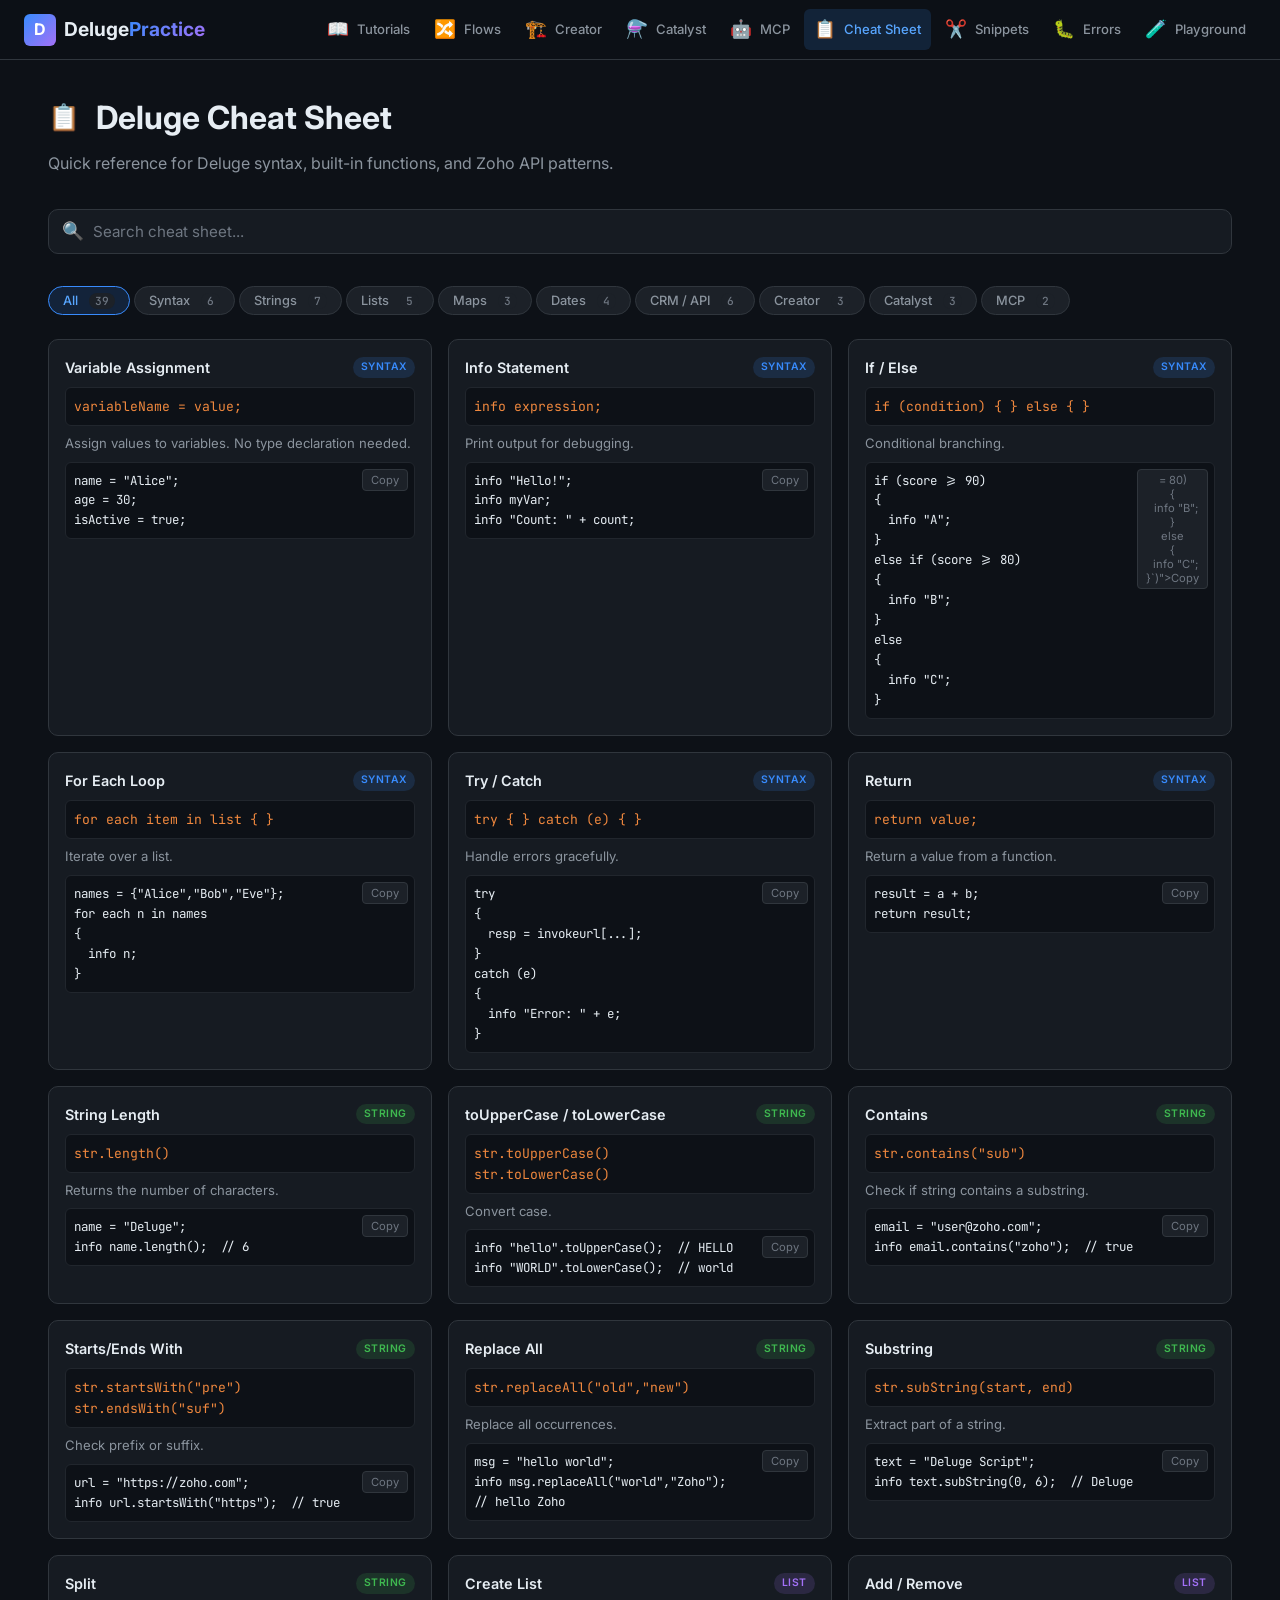
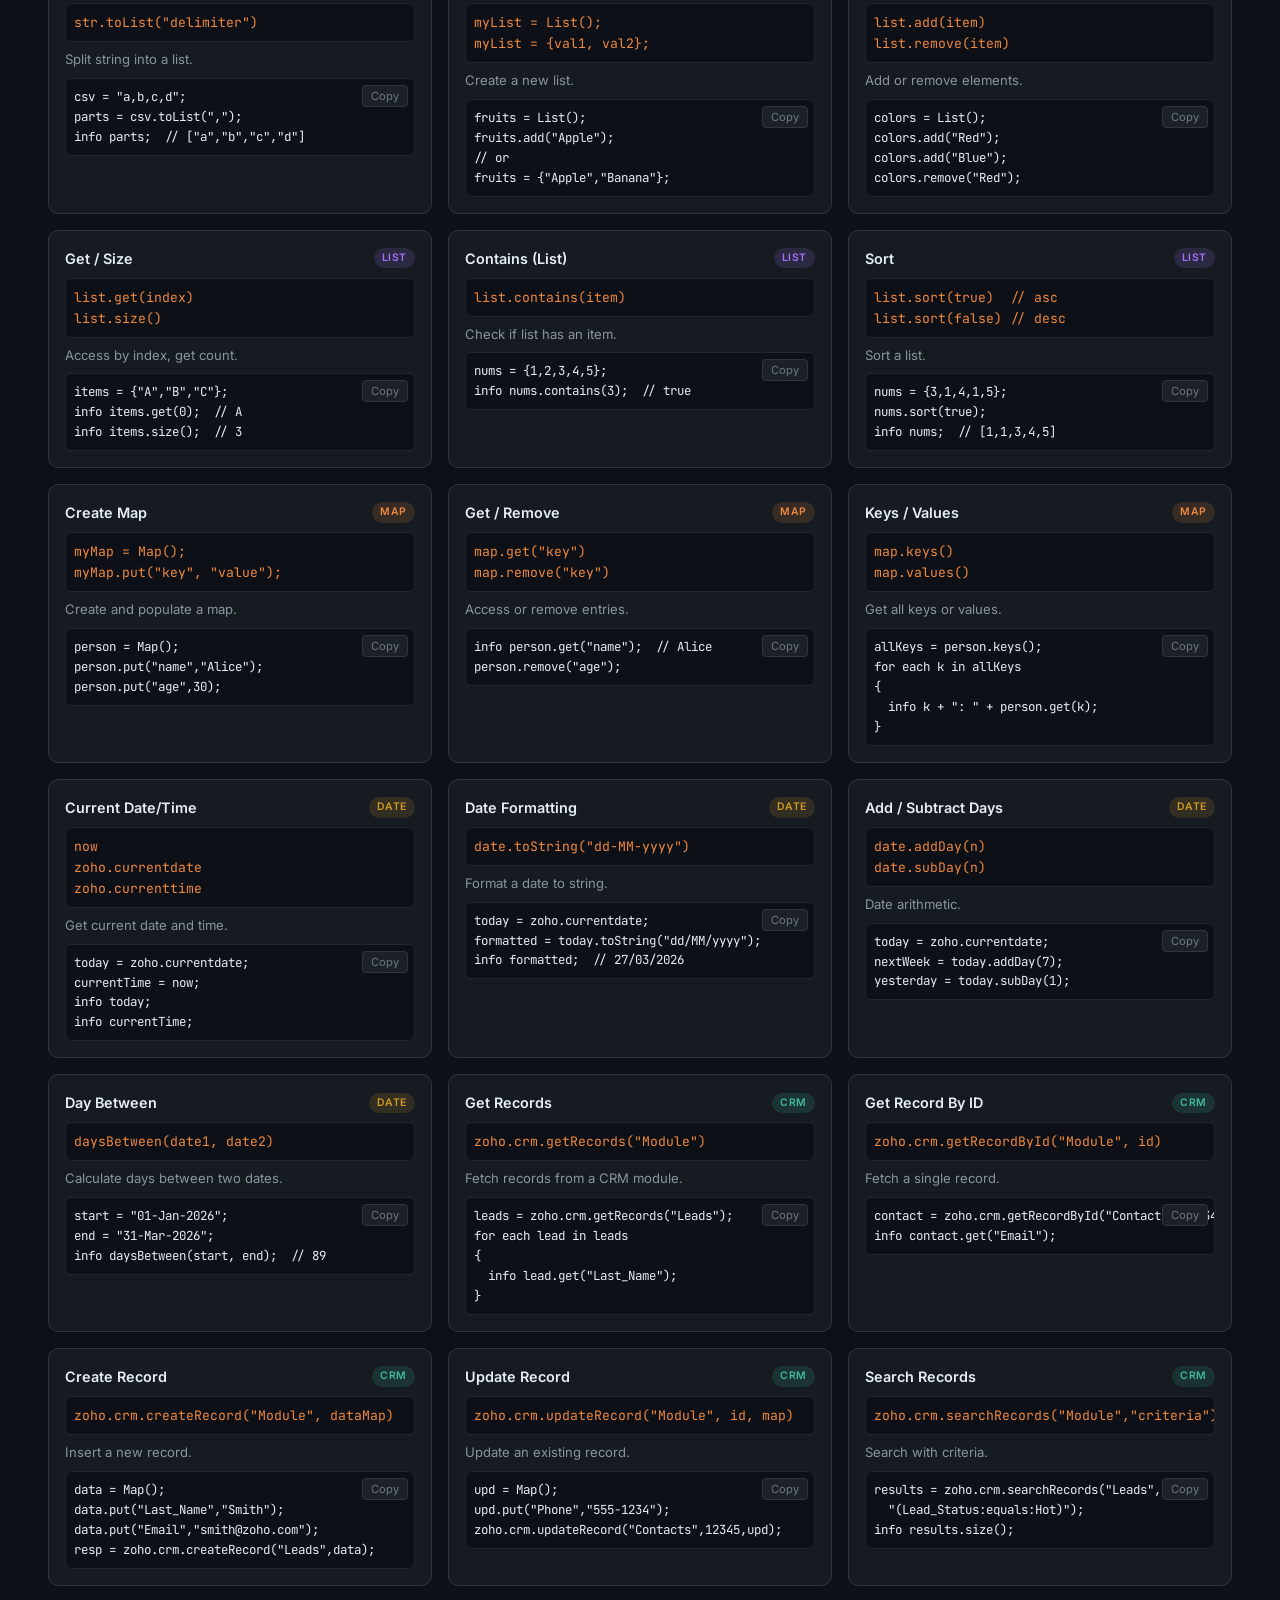
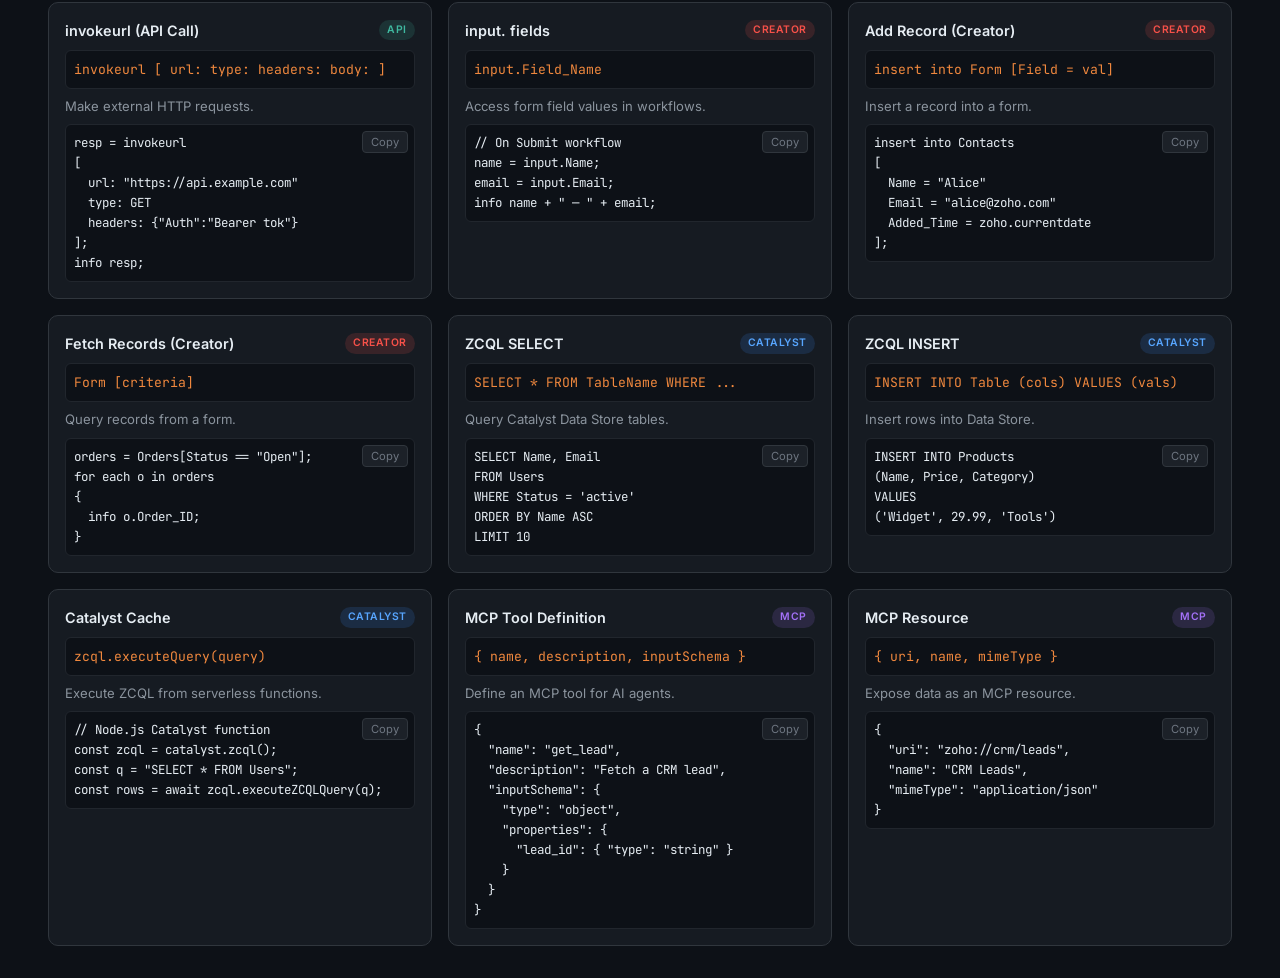
<file: cheatsheet.html>
<!DOCTYPE html>
<html lang="en">

<head>
  <meta charset="UTF-8">
  <meta name="viewport" content="width=device-width, initial-scale=1.0">
  <meta name="description"
    content="Quick reference cheat sheet for Deluge scripting — syntax, functions, methods, and Zoho API patterns.">
  <title>Deluge Practice — Cheat Sheet</title>
  <link rel="stylesheet" href="css/style.css">
</head>

<body>
  <nav class="navbar" id="main-nav">
    <a href="index.html" class="logo">
      <div class="logo-icon">D</div>
      <span>Deluge<span class="highlight">Practice</span></span>
    </a>
    <ul class="nav-links">
      <li><a href="index.html"><span class="nav-icon">📖</span> Tutorials</a></li>
      <li><a href="flows.html"><span class="nav-icon">🔀</span> Flows</a></li>
      <li><a href="creator.html"><span class="nav-icon">🏗️</span> Creator</a></li>
      <li><a href="catalyst.html"><span class="nav-icon">⚗️</span> Catalyst</a></li>
      <li><a href="mcp.html"><span class="nav-icon">🤖</span> MCP</a></li>
      <li><a href="cheatsheet.html" class="active"><span class="nav-icon">📋</span> Cheat Sheet</a></li>
      <li><a href="snippets.html"><span class="nav-icon">✂️</span> Snippets</a></li>
      <li><a href="errors.html"><span class="nav-icon">🐛</span> Errors</a></li>
      <li><a href="playground.html"><span class="nav-icon">🧪</span> Playground</a></li>
    </ul>
  </nav>
  <main class="main-content">
    <div class="page-layout">
      <div class="page-header">
        <h1><span class="page-icon">📋</span> Deluge Cheat Sheet</h1>
        <p>Quick reference for Deluge syntax, built-in functions, and Zoho API patterns.</p>
      </div>
      <div class="search-bar">
        <span class="search-icon">🔍</span>
        <input type="text" id="cheat-search" placeholder="Search cheat sheet...">
      </div>
      <div class="filter-tabs" id="cheat-filters"></div>
      <div class="cheat-grid" id="cheat-grid"></div>
    </div>
  </main>
  <div class="toast-container" id="toast-container"></div>
  <script src="js/cheatsheet.js"></script>
</body>

</html>
</file>
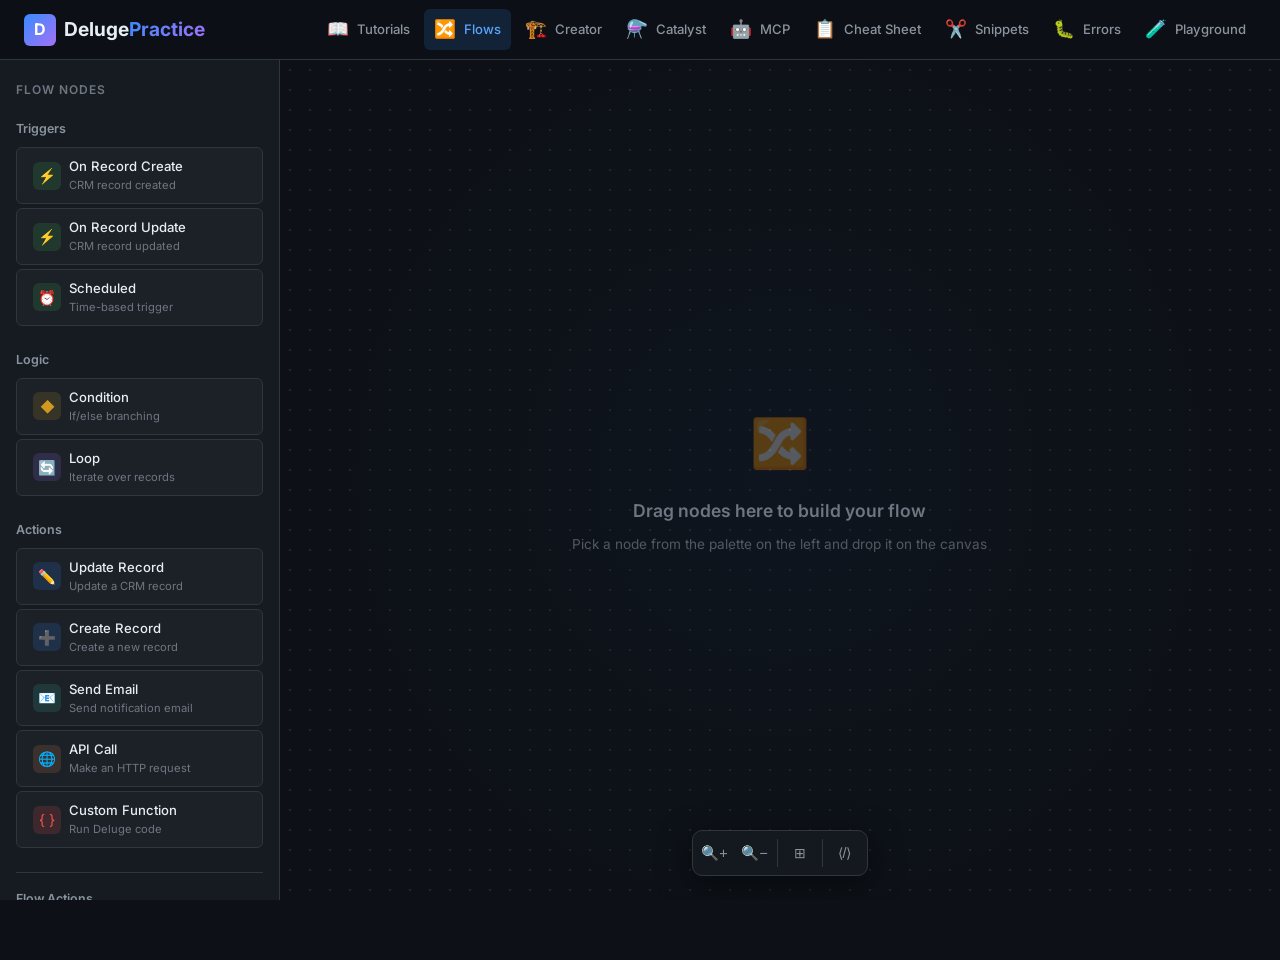
<file: flows.html>
<!DOCTYPE html>
<html lang="en">

<head>
    <meta charset="UTF-8">
    <meta name="viewport" content="width=device-width, initial-scale=1.0">
    <meta name="description"
        content="Visual flow builder for creating and practicing Zoho custom flows with drag-and-drop nodes.">
    <title>Deluge Practice — Flow Builder</title>

    <!-- Styles -->
    <link rel="stylesheet" href="css/style.css">
</head>

<body>

    <!-- Navigation -->
    <nav class="navbar" id="main-nav">
        <a href="index.html" class="logo">
            <div class="logo-icon">D</div>
            <span>Deluge<span class="highlight">Practice</span></span>
        </a>
        <ul class="nav-links">
            <li><a href="index.html" id="nav-tutorials">
                    <span class="nav-icon">📖</span> Tutorials
                </a></li>
            <li><a href="flows.html" class="active" id="nav-flows">
                    <span class="nav-icon">🔀</span> Flows
                </a></li>
            <li><a href="creator.html" id="nav-creator">
                    <span class="nav-icon">🏗️</span> Creator
                </a></li>
            <li><a href="catalyst.html" id="nav-catalyst">
                    <span class="nav-icon">⚗️</span> Catalyst
                </a></li>
            <li><a href="mcp.html" id="nav-mcp">
                    <span class="nav-icon">🤖</span> MCP
                </a></li>
            <li><a href="cheatsheet.html" id="nav-cheatsheet">
                    <span class="nav-icon">📋</span> Cheat Sheet
                </a></li>
            <li><a href="snippets.html" id="nav-snippets">
                    <span class="nav-icon">✂️</span> Snippets
                </a></li>
            <li><a href="errors.html" id="nav-errors">
                    <span class="nav-icon">🐛</span> Errors
                </a></li>
            <li><a href="playground.html" id="nav-playground">
                    <span class="nav-icon">🧪</span> Playground
                </a></li>
        </ul>
    </nav>

    <!-- Main Content -->
    <main class="main-content">
        <div class="flow-layout">

            <!-- Node Palette -->
            <aside class="node-palette" id="node-palette">
                <div class="palette-title">Flow Nodes</div>

                <div class="palette-section">
                    <div class="palette-section-label">Triggers</div>
                    <div class="palette-node node-type-trigger" draggable="true" data-type="trigger"
                        data-label="On Record Create" data-desc="Fires when a CRM record is created">
                        <div class="node-icon">⚡</div>
                        <div>
                            <div class="node-label">On Record Create</div>
                            <div class="node-desc">CRM record created</div>
                        </div>
                    </div>
                    <div class="palette-node node-type-trigger" draggable="true" data-type="trigger"
                        data-label="On Record Update" data-desc="Fires when a CRM record is updated">
                        <div class="node-icon">⚡</div>
                        <div>
                            <div class="node-label">On Record Update</div>
                            <div class="node-desc">CRM record updated</div>
                        </div>
                    </div>
                    <div class="palette-node node-type-trigger" draggable="true" data-type="trigger"
                        data-label="Scheduled" data-desc="Runs on a time schedule">
                        <div class="node-icon">⏰</div>
                        <div>
                            <div class="node-label">Scheduled</div>
                            <div class="node-desc">Time-based trigger</div>
                        </div>
                    </div>
                </div>

                <div class="palette-section">
                    <div class="palette-section-label">Logic</div>
                    <div class="palette-node node-type-condition" draggable="true" data-type="condition"
                        data-label="Condition" data-desc="If/else branching">
                        <div class="node-icon">◆</div>
                        <div>
                            <div class="node-label">Condition</div>
                            <div class="node-desc">If/else branching</div>
                        </div>
                    </div>
                    <div class="palette-node node-type-loop" draggable="true" data-type="loop" data-label="Loop"
                        data-desc="Iterate over records">
                        <div class="node-icon">🔄</div>
                        <div>
                            <div class="node-label">Loop</div>
                            <div class="node-desc">Iterate over records</div>
                        </div>
                    </div>
                </div>

                <div class="palette-section">
                    <div class="palette-section-label">Actions</div>
                    <div class="palette-node node-type-action" draggable="true" data-type="action"
                        data-label="Update Record" data-desc="Update a CRM record">
                        <div class="node-icon">✏️</div>
                        <div>
                            <div class="node-label">Update Record</div>
                            <div class="node-desc">Update a CRM record</div>
                        </div>
                    </div>
                    <div class="palette-node node-type-action" draggable="true" data-type="action"
                        data-label="Create Record" data-desc="Create a new record">
                        <div class="node-icon">➕</div>
                        <div>
                            <div class="node-label">Create Record</div>
                            <div class="node-desc">Create a new record</div>
                        </div>
                    </div>
                    <div class="palette-node node-type-email" draggable="true" data-type="email" data-label="Send Email"
                        data-desc="Send notification email">
                        <div class="node-icon">📧</div>
                        <div>
                            <div class="node-label">Send Email</div>
                            <div class="node-desc">Send notification email</div>
                        </div>
                    </div>
                    <div class="palette-node node-type-api" draggable="true" data-type="api" data-label="API Call"
                        data-desc="Make an HTTP request">
                        <div class="node-icon">🌐</div>
                        <div>
                            <div class="node-label">API Call</div>
                            <div class="node-desc">Make an HTTP request</div>
                        </div>
                    </div>
                    <div class="palette-node node-type-function" draggable="true" data-type="function"
                        data-label="Custom Function" data-desc="Run custom Deluge code">
                        <div class="node-icon">{ }</div>
                        <div>
                            <div class="node-label">Custom Function</div>
                            <div class="node-desc">Run Deluge code</div>
                        </div>
                    </div>
                </div>

                <!-- Flow Actions -->
                <div class="palette-section"
                    style="margin-top: auto; border-top: 1px solid var(--border-default); padding-top: var(--space-md);">
                    <div class="palette-section-label">Flow Actions</div>
                    <button class="btn" id="btn-save-flow" style="width: 100%; margin-bottom: var(--space-sm);">
                        💾 Save Flow
                    </button>
                    <button class="btn" id="btn-load-flow" style="width: 100%; margin-bottom: var(--space-sm);">
                        📂 Load Flow
                    </button>
                    <button class="btn" id="btn-export-flow" style="width: 100%; margin-bottom: var(--space-sm);">
                        📋 Export JSON
                    </button>
                    <button class="btn" id="btn-clear-canvas" style="width: 100%; color: var(--accent-red);">
                        🗑️ Clear Canvas
                    </button>
                </div>
            </aside>

            <!-- Canvas -->
            <div class="canvas-container" id="canvas-container">
                <div class="canvas-grid"></div>
                <svg class="canvas-svg" id="canvas-svg"></svg>

                <!-- Empty State -->
                <div class="empty-state" id="empty-state">
                    <div class="empty-icon">🔀</div>
                    <h3>Drag nodes here to build your flow</h3>
                    <p>Pick a node from the palette on the left and drop it on the canvas</p>
                </div>

                <!-- Canvas Toolbar -->
                <div class="canvas-toolbar">
                    <button class="tool-btn" id="btn-zoom-in" title="Zoom In">🔍+</button>
                    <button class="tool-btn" id="btn-zoom-out" title="Zoom Out">🔍−</button>
                    <div class="divider"></div>
                    <button class="tool-btn" id="btn-fit" title="Fit to View">⊞</button>
                    <div class="divider"></div>
                    <button class="tool-btn" id="btn-generate-code" title="Generate Deluge Code">⟨/⟩</button>
                </div>
            </div>

            <!-- Properties Panel -->
            <div class="properties-panel hidden" id="properties-panel">
                <div class="properties-title" id="properties-title">Node Properties</div>
                <div id="properties-content">
                    <!-- Dynamic content -->
                </div>
            </div>

        </div>
    </main>

    <!-- Toast Container -->
    <div class="toast-container" id="toast-container"></div>

    <!-- App JS -->
    <script src="js/flows.js"></script>
</body>

</html>
</file>
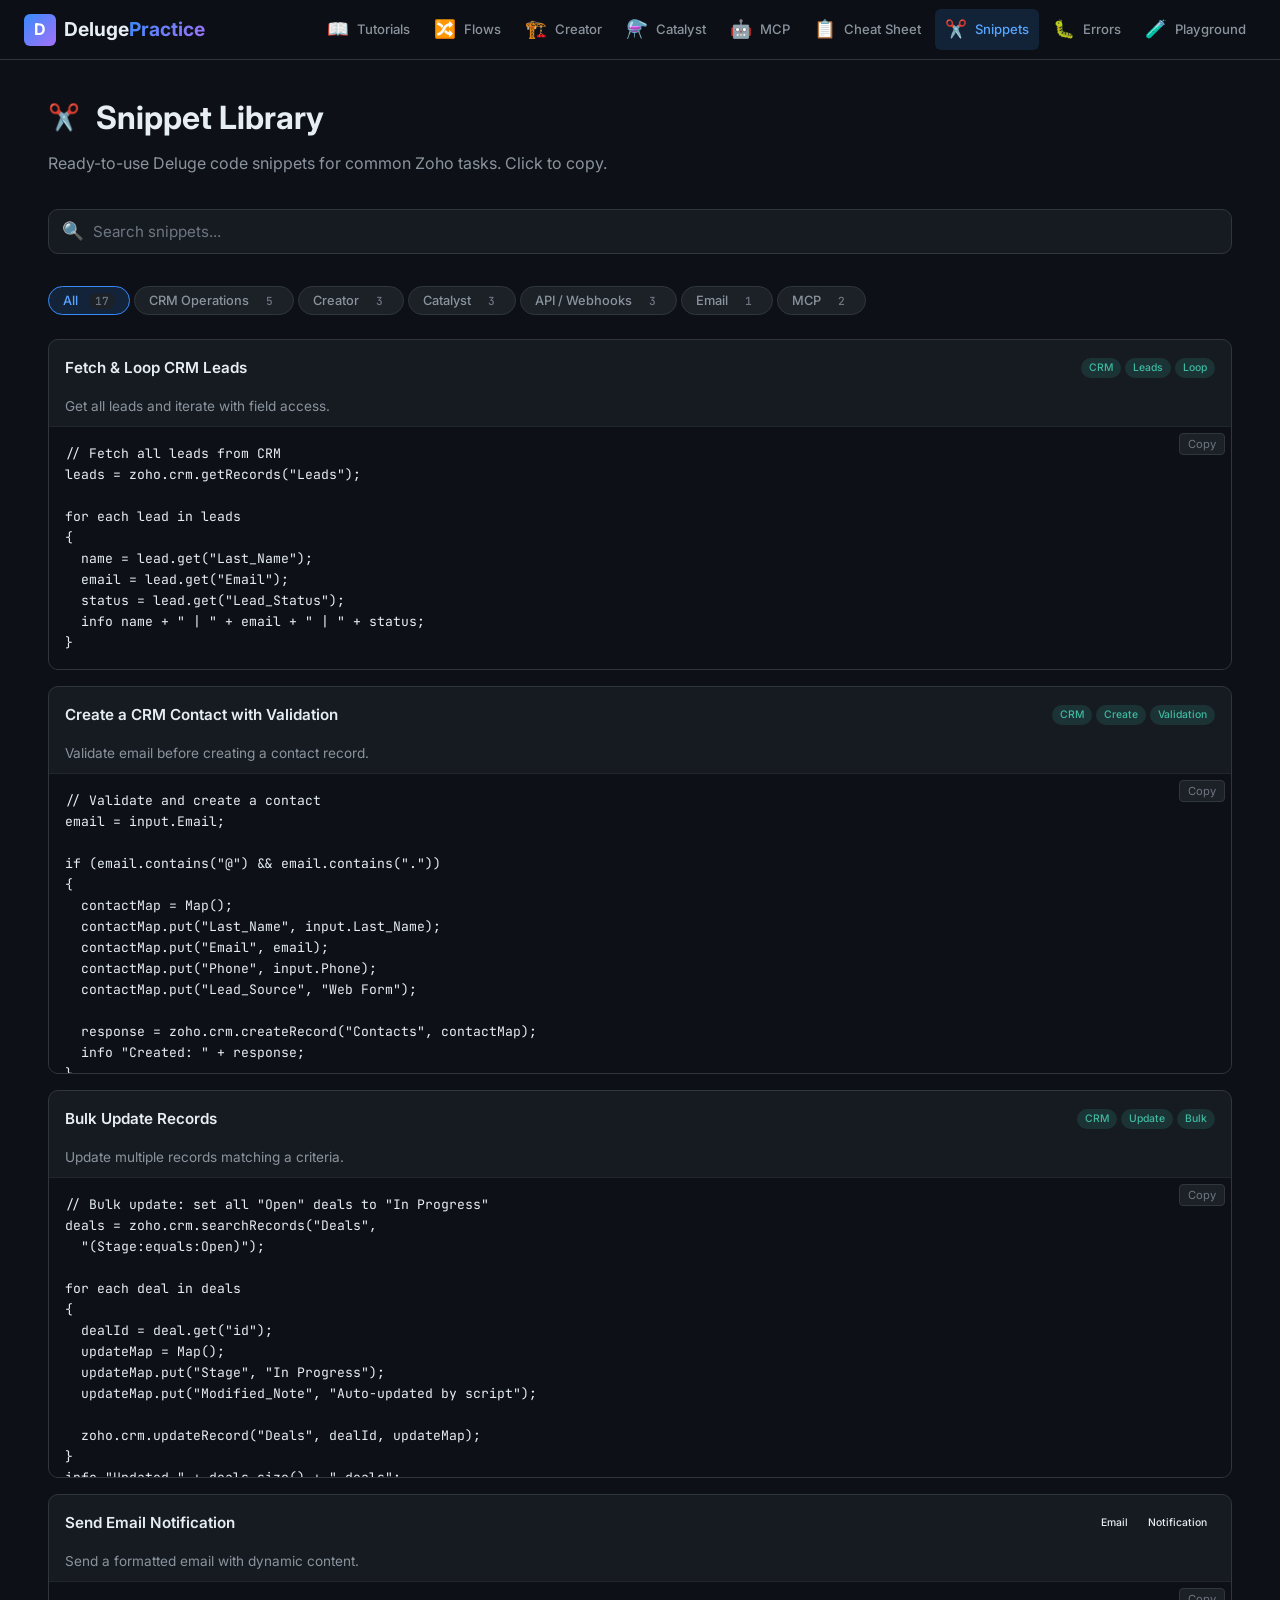
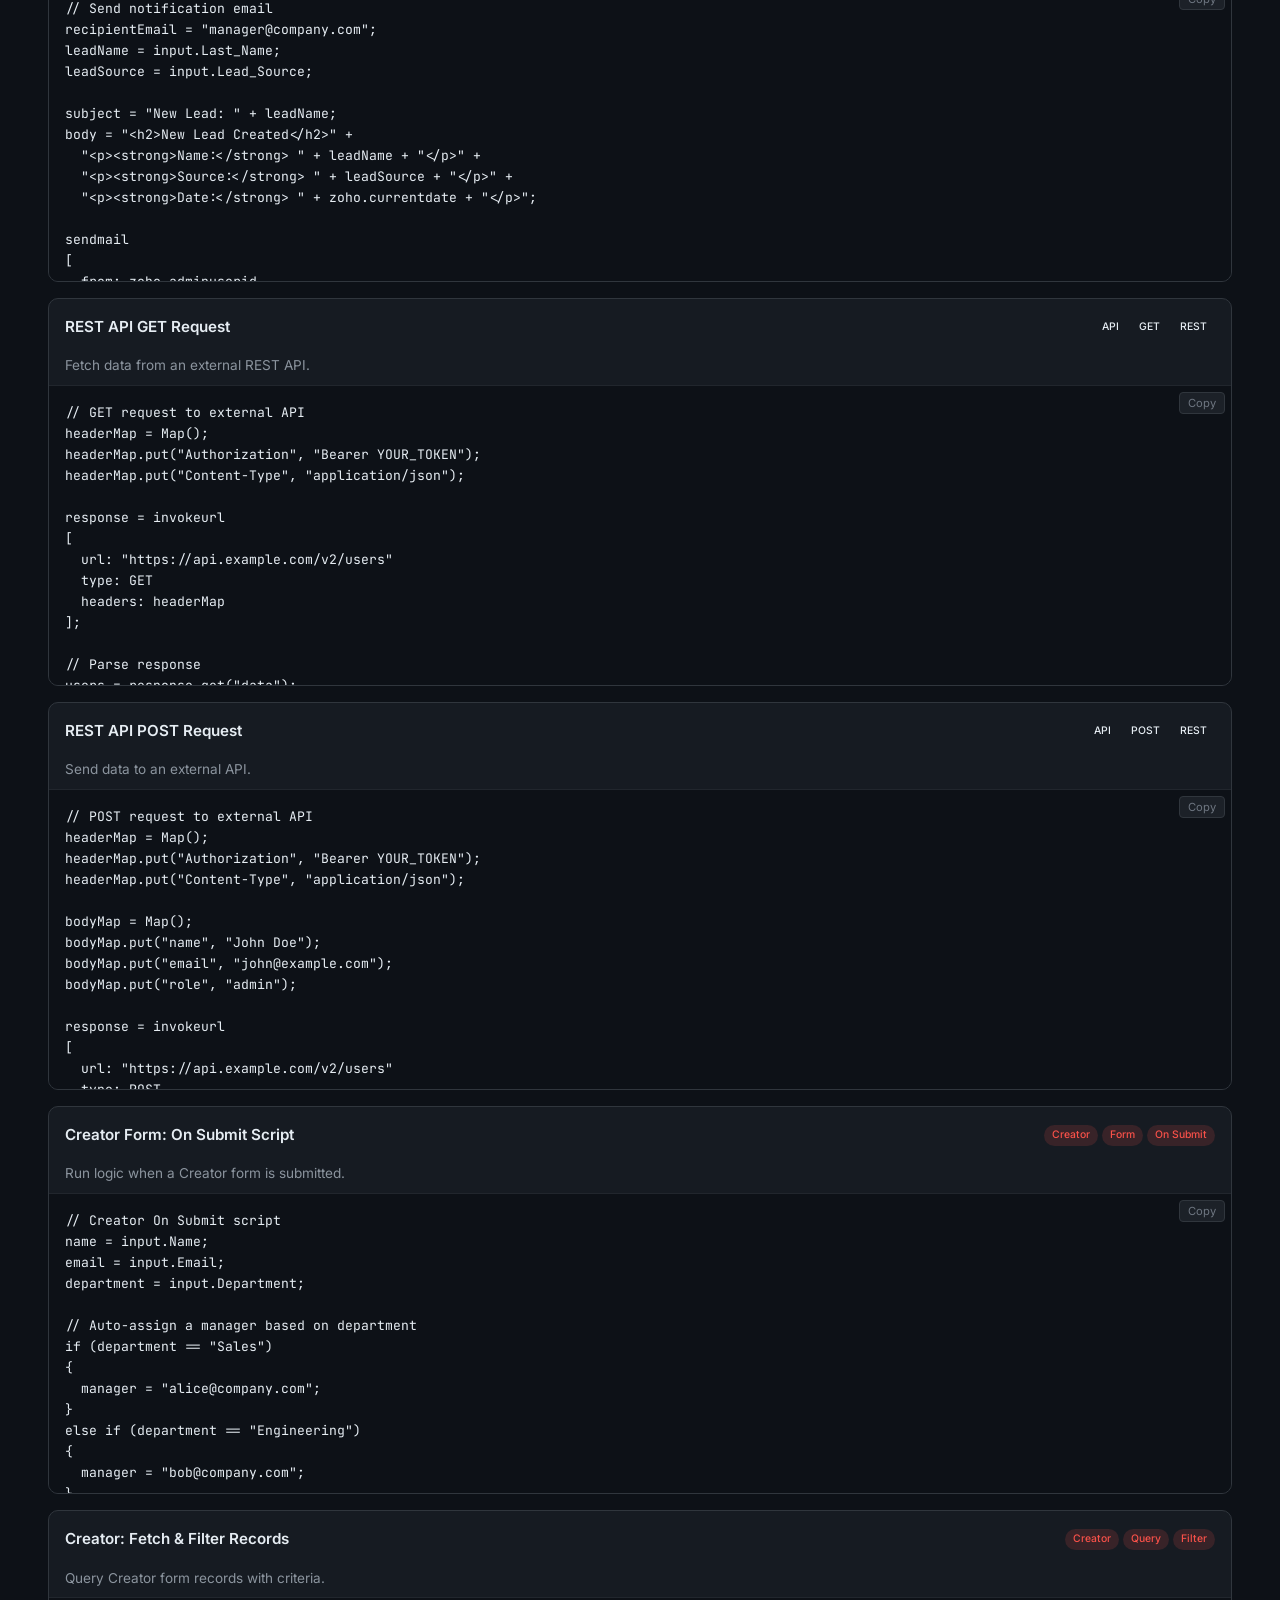
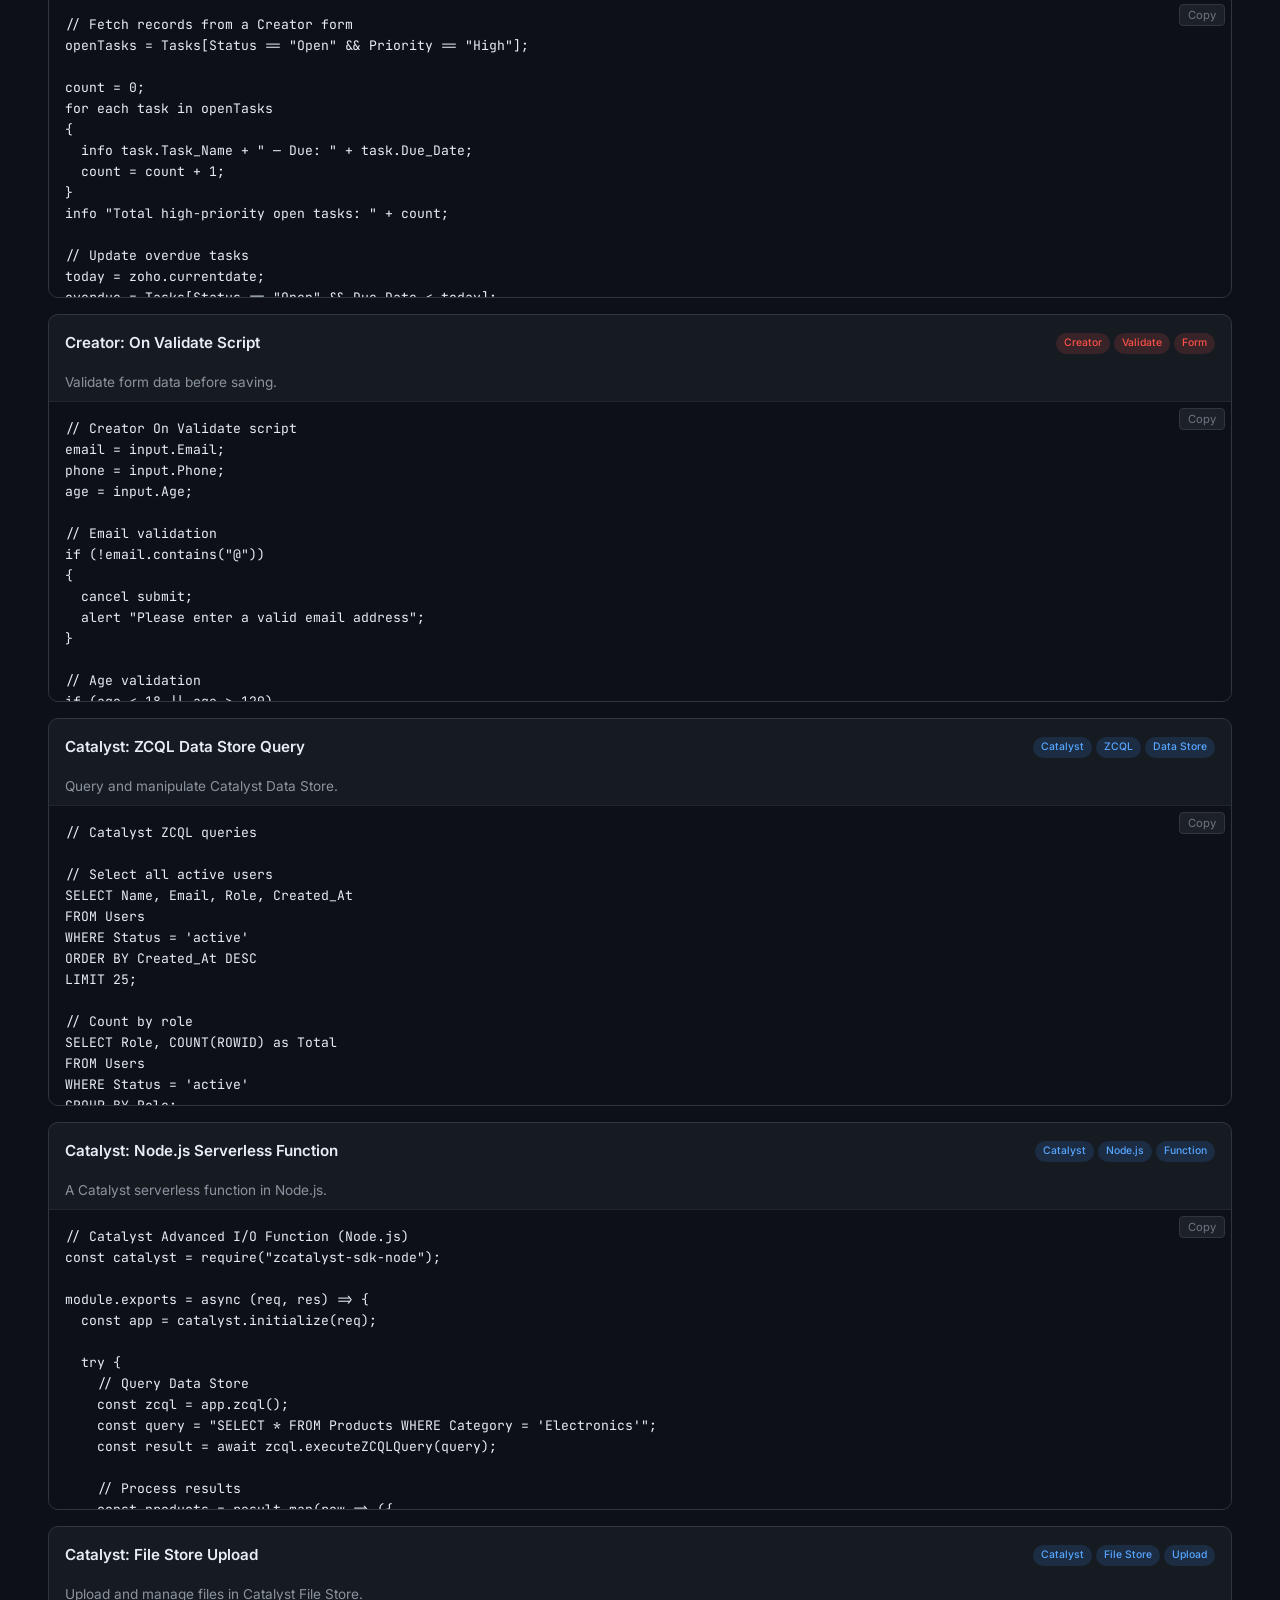
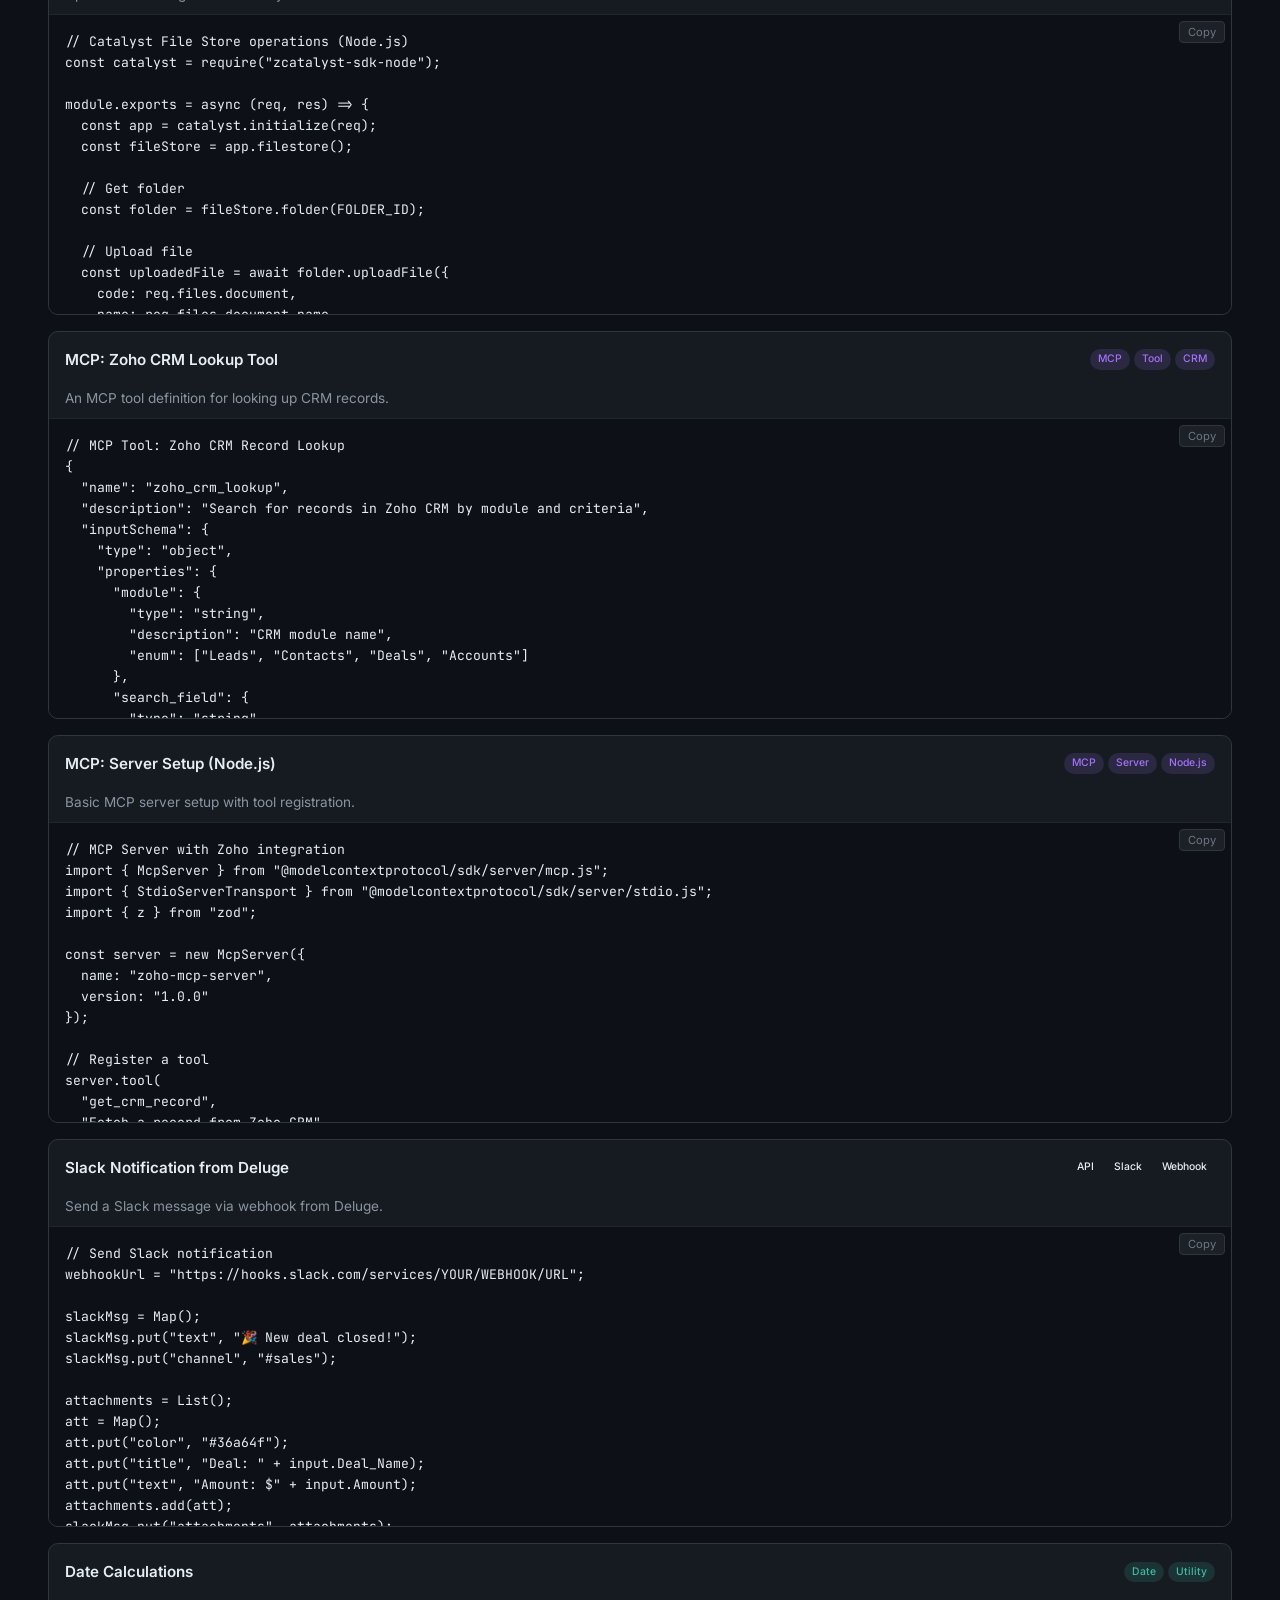
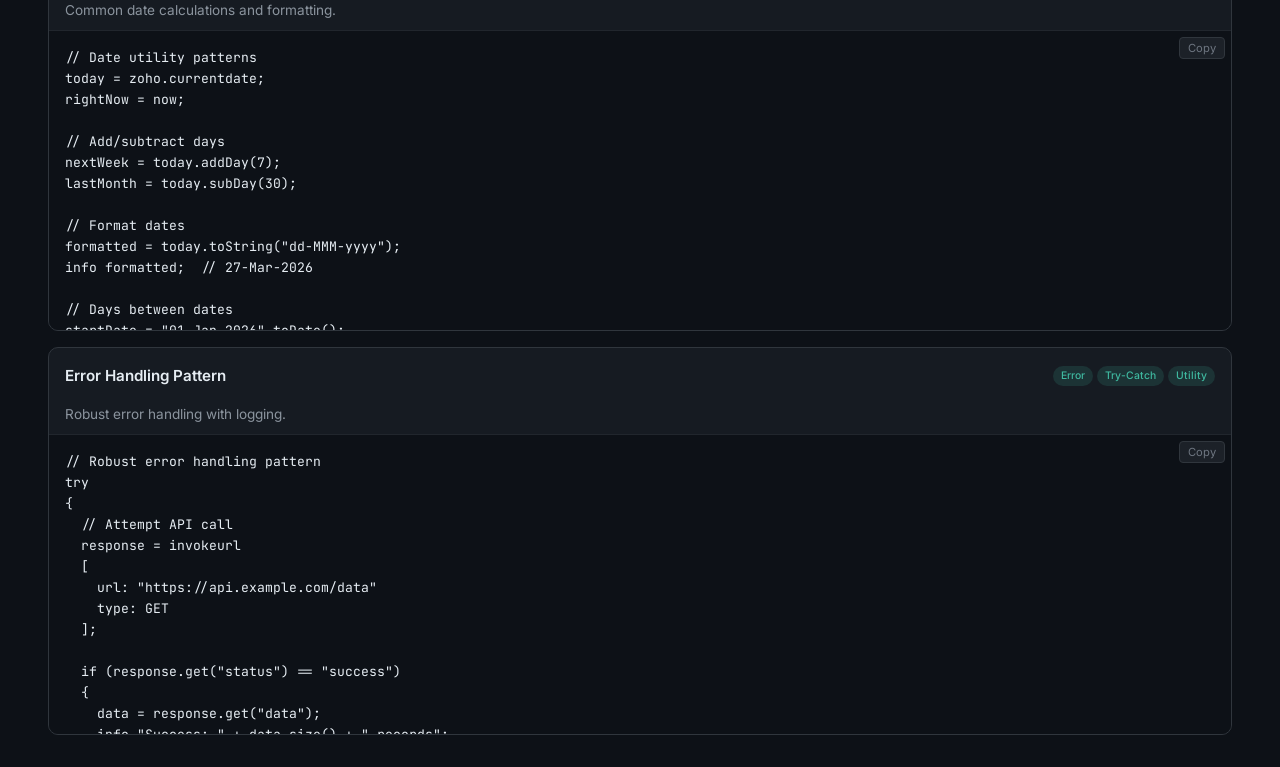
<file: snippets.html>
<!DOCTYPE html>
<html lang="en">

<head>
  <meta charset="UTF-8">
  <meta name="viewport" content="width=device-width, initial-scale=1.0">
  <meta name="description"
    content="Copy-paste ready Deluge code snippets for Zoho CRM, Creator, Catalyst, and API integrations.">
  <title>Deluge Practice — Snippet Library</title>
  <link rel="stylesheet" href="css/style.css">
</head>

<body>
  <nav class="navbar" id="main-nav">
    <a href="index.html" class="logo">
      <div class="logo-icon">D</div>
      <span>Deluge<span class="highlight">Practice</span></span>
    </a>
    <ul class="nav-links">
      <li><a href="index.html"><span class="nav-icon">📖</span> Tutorials</a></li>
      <li><a href="flows.html"><span class="nav-icon">🔀</span> Flows</a></li>
      <li><a href="creator.html"><span class="nav-icon">🏗️</span> Creator</a></li>
      <li><a href="catalyst.html"><span class="nav-icon">⚗️</span> Catalyst</a></li>
      <li><a href="mcp.html"><span class="nav-icon">🤖</span> MCP</a></li>
      <li><a href="cheatsheet.html"><span class="nav-icon">📋</span> Cheat Sheet</a></li>
      <li><a href="snippets.html" class="active"><span class="nav-icon">✂️</span> Snippets</a></li>
      <li><a href="errors.html"><span class="nav-icon">🐛</span> Errors</a></li>
      <li><a href="playground.html"><span class="nav-icon">🧪</span> Playground</a></li>
    </ul>
  </nav>
  <main class="main-content">
    <div class="page-layout">
      <div class="page-header">
        <h1><span class="page-icon">✂️</span> Snippet Library</h1>
        <p>Ready-to-use Deluge code snippets for common Zoho tasks. Click to copy.</p>
      </div>
      <div class="search-bar">
        <span class="search-icon">🔍</span>
        <input type="text" id="snippet-search" placeholder="Search snippets...">
      </div>
      <div class="filter-tabs" id="snippet-filters"></div>
      <div class="snippet-list" id="snippet-list"></div>
    </div>
  </main>
  <div class="toast-container" id="toast-container"></div>
  <script src="js/snippets.js"></script>
</body>

</html>
</file>
<file: css/style.css>
/* ============================================
   DELUGE PRACTICE — Design System
   Dark theme, premium developer-tool aesthetic
   ============================================ */

/* === Fonts === */
@import url('https://fonts.googleapis.com/css2?family=Inter:wght@300;400;500;600;700&family=JetBrains+Mono:wght@400;500;600&display=swap');

/* === CSS Variables === */
:root {
    /* Colors */
    --bg-primary: #0d1117;
    --bg-secondary: #161b22;
    --bg-tertiary: #1c2128;
    --bg-card: rgba(22, 27, 34, 0.8);
    --bg-hover: rgba(48, 54, 61, 0.6);
    --bg-active: rgba(56, 139, 253, 0.15);

    --border-default: #30363d;
    --border-muted: #21262d;
    --border-accent: #388bfd40;

    --text-primary: #e6edf3;
    --text-secondary: #8b949e;
    --text-muted: #6e7681;
    --text-link: #58a6ff;

    /* Accent palette */
    --accent-blue: #388bfd;
    --accent-blue-bright: #58a6ff;
    --accent-purple: #a371f7;
    --accent-teal: #3fb9a0;
    --accent-orange: #f0883e;
    --accent-red: #f85149;
    --accent-green: #3fb950;
    --accent-yellow: #d29922;

    /* Gradients */
    --gradient-primary: linear-gradient(135deg, #388bfd 0%, #a371f7 100%);
    --gradient-card: linear-gradient(135deg, rgba(56, 139, 253, 0.08) 0%, rgba(163, 113, 247, 0.08) 100%);
    --gradient-glow: radial-gradient(600px circle at var(--mouse-x, 50%) var(--mouse-y, 50%), rgba(56, 139, 253, 0.06), transparent 40%);

    /* Typography */
    --font-ui: 'Inter', -apple-system, BlinkMacSystemFont, sans-serif;
    --font-mono: 'JetBrains Mono', 'Fira Code', monospace;

    /* Spacing */
    --space-xs: 4px;
    --space-sm: 8px;
    --space-md: 16px;
    --space-lg: 24px;
    --space-xl: 32px;
    --space-2xl: 48px;

    /* Radius */
    --radius-sm: 6px;
    --radius-md: 10px;
    --radius-lg: 16px;

    /* Shadows */
    --shadow-sm: 0 1px 2px rgba(0, 0, 0, 0.3);
    --shadow-md: 0 4px 12px rgba(0, 0, 0, 0.4);
    --shadow-lg: 0 8px 32px rgba(0, 0, 0, 0.5);
    --shadow-glow: 0 0 20px rgba(56, 139, 253, 0.3);

    /* Transitions */
    --transition-fast: 150ms ease;
    --transition-base: 250ms ease;
    --transition-slow: 400ms ease;

    /* Layout */
    --nav-height: 60px;
    --sidebar-width: 280px;
}

/* === Reset & Base === */
*,
*::before,
*::after {
    margin: 0;
    padding: 0;
    box-sizing: border-box;
}

html {
    font-size: 16px;
    scroll-behavior: smooth;
}

body {
    font-family: var(--font-ui);
    background: var(--bg-primary);
    color: var(--text-primary);
    line-height: 1.6;
    min-height: 100vh;
    overflow-x: hidden;
    -webkit-font-smoothing: antialiased;
    -moz-osx-font-smoothing: grayscale;
}

a {
    color: var(--text-link);
    text-decoration: none;
    transition: color var(--transition-fast);
}

a:hover {
    color: var(--accent-blue-bright);
}

/* === Scrollbar === */
::-webkit-scrollbar {
    width: 8px;
    height: 8px;
}

::-webkit-scrollbar-track {
    background: var(--bg-secondary);
}

::-webkit-scrollbar-thumb {
    background: var(--border-default);
    border-radius: 4px;
}

::-webkit-scrollbar-thumb:hover {
    background: var(--text-muted);
}

/* === Navigation === */
.navbar {
    position: fixed;
    top: 0;
    left: 0;
    right: 0;
    height: var(--nav-height);
    background: rgba(13, 17, 23, 0.85);
    backdrop-filter: blur(12px);
    -webkit-backdrop-filter: blur(12px);
    border-bottom: 1px solid var(--border-default);
    display: flex;
    align-items: center;
    justify-content: space-between;
    padding: 0 var(--space-lg);
    z-index: 1000;
}

.navbar .logo {
    display: flex;
    align-items: center;
    gap: var(--space-sm);
    font-weight: 700;
    font-size: 1.2rem;
    color: var(--text-primary);
}

.navbar .logo .logo-icon {
    width: 32px;
    height: 32px;
    background: var(--gradient-primary);
    border-radius: var(--radius-sm);
    display: flex;
    align-items: center;
    justify-content: center;
    font-size: 1rem;
    font-weight: 700;
    color: white;
}

.navbar .logo span.highlight {
    background: var(--gradient-primary);
    -webkit-background-clip: text;
    -webkit-text-fill-color: transparent;
    background-clip: text;
}

.nav-links {
    display: flex;
    gap: var(--space-xs);
    list-style: none;
}

.nav-links a {
    display: flex;
    align-items: center;
    gap: var(--space-sm);
    padding: var(--space-sm) var(--space-md);
    border-radius: var(--radius-sm);
    color: var(--text-secondary);
    font-size: 0.9rem;
    font-weight: 500;
    transition: all var(--transition-fast);
}

.nav-links a:hover {
    color: var(--text-primary);
    background: var(--bg-hover);
}

.nav-links a.active {
    color: var(--accent-blue-bright);
    background: var(--bg-active);
}

.nav-links a .nav-icon {
    font-size: 1.1rem;
}

/* === Main Layout === */
.main-content {
    margin-top: var(--nav-height);
    min-height: calc(100vh - var(--nav-height));
}

/* === Sidebar === */
.sidebar {
    position: fixed;
    top: var(--nav-height);
    left: 0;
    bottom: 0;
    width: var(--sidebar-width);
    background: var(--bg-secondary);
    border-right: 1px solid var(--border-default);
    overflow-y: auto;
    padding: var(--space-md);
    z-index: 100;
}

.sidebar-title {
    font-size: 0.75rem;
    font-weight: 600;
    text-transform: uppercase;
    letter-spacing: 0.08em;
    color: var(--text-muted);
    margin-bottom: var(--space-sm);
    padding: var(--space-xs) var(--space-sm);
}

.sidebar-group {
    margin-bottom: var(--space-md);
}

.sidebar-group-label {
    display: flex;
    align-items: center;
    gap: var(--space-sm);
    padding: var(--space-sm);
    font-size: 0.82rem;
    font-weight: 600;
    color: var(--text-secondary);
    cursor: pointer;
    border-radius: var(--radius-sm);
    transition: all var(--transition-fast);
    user-select: none;
}

.sidebar-group-label:hover {
    color: var(--text-primary);
    background: var(--bg-hover);
}

.sidebar-group-label .arrow {
    font-size: 0.7rem;
    transition: transform var(--transition-fast);
}

.sidebar-group-label.expanded .arrow {
    transform: rotate(90deg);
}

.sidebar-group-label .group-icon {
    font-size: 1rem;
}

.sidebar-items {
    list-style: none;
    padding-left: var(--space-lg);
    overflow: hidden;
    max-height: 0;
    transition: max-height var(--transition-slow);
}

.sidebar-items.expanded {
    max-height: 500px;
}

.sidebar-items li {
    margin-top: 2px;
}

.sidebar-items li a {
    display: flex;
    align-items: center;
    gap: var(--space-sm);
    padding: 6px var(--space-sm);
    font-size: 0.82rem;
    color: var(--text-secondary);
    border-radius: var(--radius-sm);
    transition: all var(--transition-fast);
    border-left: 2px solid transparent;
}

.sidebar-items li a:hover {
    color: var(--text-primary);
    background: var(--bg-hover);
    border-left-color: var(--accent-blue);
}

.sidebar-items li a.active {
    color: var(--accent-blue-bright);
    background: var(--bg-active);
    border-left-color: var(--accent-blue);
}

.sidebar-items li a .lesson-number {
    font-family: var(--font-mono);
    font-size: 0.7rem;
    color: var(--text-muted);
    min-width: 20px;
}

.sidebar-items li a .check {
    margin-left: auto;
    color: var(--accent-green);
    font-size: 0.85rem;
    opacity: 0;
    transition: opacity var(--transition-fast);
}

.sidebar-items li a.completed .check {
    opacity: 1;
}

/* === Content Area (Tutorials) === */
.content-area {
    margin-left: var(--sidebar-width);
    display: grid;
    grid-template-columns: 1fr 1fr;
    grid-template-rows: auto 1fr;
    gap: 0;
    height: calc(100vh - var(--nav-height));
}

.tutorial-panel {
    grid-column: 1;
    grid-row: 1 / -1;
    padding: var(--space-lg);
    overflow-y: auto;
    border-right: 1px solid var(--border-default);
}

.tutorial-panel h2 {
    font-size: 1.5rem;
    font-weight: 700;
    margin-bottom: var(--space-sm);
    display: flex;
    align-items: center;
    gap: var(--space-sm);
}

.tutorial-panel .lesson-badge {
    font-size: 0.7rem;
    font-weight: 600;
    padding: 2px 8px;
    border-radius: 20px;
    background: var(--gradient-primary);
    color: white;
}

.tutorial-panel .description {
    color: var(--text-secondary);
    font-size: 0.95rem;
    margin-bottom: var(--space-lg);
    line-height: 1.7;
}

.tutorial-panel .instruction-block {
    background: var(--bg-tertiary);
    border: 1px solid var(--border-default);
    border-radius: var(--radius-md);
    padding: var(--space-md);
    margin-bottom: var(--space-md);
}

.tutorial-panel .instruction-block h3 {
    font-size: 0.85rem;
    font-weight: 600;
    color: var(--accent-teal);
    margin-bottom: var(--space-sm);
    display: flex;
    align-items: center;
    gap: var(--space-sm);
}

.tutorial-panel .instruction-block p {
    font-size: 0.9rem;
    color: var(--text-secondary);
    line-height: 1.7;
}

.tutorial-panel .instruction-block code {
    font-family: var(--font-mono);
    font-size: 0.85rem;
    background: var(--bg-primary);
    padding: 2px 6px;
    border-radius: 4px;
    color: var(--accent-orange);
}

.tutorial-panel pre.example-code {
    background: var(--bg-primary);
    border: 1px solid var(--border-default);
    border-radius: var(--radius-md);
    padding: var(--space-md);
    font-family: var(--font-mono);
    font-size: 0.85rem;
    color: var(--text-primary);
    overflow-x: auto;
    margin-bottom: var(--space-md);
    position: relative;
}

.tutorial-panel pre.example-code::before {
    content: 'Example';
    position: absolute;
    top: 0;
    right: 0;
    background: var(--accent-purple);
    color: white;
    font-size: 0.65rem;
    font-weight: 600;
    padding: 2px 8px;
    border-radius: 0 var(--radius-md) 0 var(--radius-sm);
    text-transform: uppercase;
    letter-spacing: 0.05em;
}

.hint-box {
    background: rgba(56, 139, 253, 0.08);
    border: 1px solid var(--border-accent);
    border-radius: var(--radius-md);
    padding: var(--space-md);
    margin-bottom: var(--space-md);
}

.hint-box .hint-title {
    font-size: 0.8rem;
    font-weight: 600;
    color: var(--accent-blue-bright);
    margin-bottom: var(--space-xs);
    display: flex;
    align-items: center;
    gap: var(--space-sm);
}

.hint-box p {
    font-size: 0.85rem;
    color: var(--text-secondary);
}

/* === Code Editor Area === */
.editor-area {
    grid-column: 2;
    grid-row: 1;
    display: flex;
    flex-direction: column;
}

.editor-header {
    display: flex;
    align-items: center;
    justify-content: space-between;
    padding: var(--space-sm) var(--space-md);
    background: var(--bg-tertiary);
    border-bottom: 1px solid var(--border-default);
}

.editor-header .file-tab {
    display: flex;
    align-items: center;
    gap: var(--space-sm);
    font-size: 0.82rem;
    color: var(--text-secondary);
    font-family: var(--font-mono);
}

.editor-header .file-tab .dot {
    width: 8px;
    height: 8px;
    border-radius: 50%;
    background: var(--accent-teal);
}

.editor-actions {
    display: flex;
    gap: var(--space-sm);
}

.btn {
    display: inline-flex;
    align-items: center;
    gap: var(--space-sm);
    padding: 6px 14px;
    border: 1px solid var(--border-default);
    border-radius: var(--radius-sm);
    background: var(--bg-tertiary);
    color: var(--text-secondary);
    font-family: var(--font-ui);
    font-size: 0.82rem;
    font-weight: 500;
    cursor: pointer;
    transition: all var(--transition-fast);
}

.btn:hover {
    color: var(--text-primary);
    background: var(--bg-hover);
    border-color: var(--text-muted);
}

.btn-primary {
    background: var(--accent-blue);
    color: white;
    border-color: var(--accent-blue);
}

.btn-primary:hover {
    background: var(--accent-blue-bright);
    border-color: var(--accent-blue-bright);
    box-shadow: var(--shadow-glow);
}

.btn-success {
    background: rgba(63, 185, 80, 0.15);
    color: var(--accent-green);
    border-color: rgba(63, 185, 80, 0.3);
}

.btn-success:hover {
    background: rgba(63, 185, 80, 0.25);
}

.editor-wrapper {
    flex: 1;
    overflow: hidden;
}

.editor-wrapper .CodeMirror {
    height: 100%;
    font-family: var(--font-mono);
    font-size: 14px;
}

/* === Output Panel === */
.output-area {
    grid-column: 2;
    grid-row: 2;
    display: flex;
    flex-direction: column;
    border-top: 1px solid var(--border-default);
}

.output-header {
    display: flex;
    align-items: center;
    justify-content: space-between;
    padding: var(--space-sm) var(--space-md);
    background: var(--bg-tertiary);
    border-bottom: 1px solid var(--border-default);
}

.output-header .output-title {
    font-size: 0.82rem;
    font-weight: 600;
    color: var(--text-secondary);
    display: flex;
    align-items: center;
    gap: var(--space-sm);
}

.output-header .output-status {
    font-size: 0.75rem;
    font-family: var(--font-mono);
    color: var(--text-muted);
}

.output-header .output-status.success {
    color: var(--accent-green);
}

.output-header .output-status.error {
    color: var(--accent-red);
}

.output-content {
    flex: 1;
    padding: var(--space-md);
    font-family: var(--font-mono);
    font-size: 0.85rem;
    color: var(--text-secondary);
    overflow-y: auto;
    background: var(--bg-primary);
    white-space: pre-wrap;
}

.output-content .output-line {
    padding: 2px 0;
}

.output-content .output-line.error {
    color: var(--accent-red);
}

.output-content .output-line.success {
    color: var(--accent-green);
}

.output-content .output-line.info {
    color: var(--accent-blue-bright);
}

.output-content .output-line .timestamp {
    color: var(--text-muted);
    margin-right: var(--space-sm);
}

/* ================================================================
   FLOW BUILDER STYLES
   ================================================================ */

/* === Flow Layout === */
.flow-layout {
    display: flex;
    height: calc(100vh - var(--nav-height));
}

/* === Node Palette === */
.node-palette {
    width: var(--sidebar-width);
    background: var(--bg-secondary);
    border-right: 1px solid var(--border-default);
    padding: var(--space-md);
    overflow-y: auto;
    flex-shrink: 0;
}

.palette-title {
    font-size: 0.75rem;
    font-weight: 600;
    text-transform: uppercase;
    letter-spacing: 0.08em;
    color: var(--text-muted);
    margin-bottom: var(--space-md);
    padding: var(--space-xs) 0;
}

.palette-section {
    margin-bottom: var(--space-lg);
}

.palette-section-label {
    font-size: 0.78rem;
    font-weight: 600;
    color: var(--text-secondary);
    margin-bottom: var(--space-sm);
}

.palette-node {
    display: flex;
    align-items: center;
    gap: var(--space-sm);
    padding: var(--space-sm) var(--space-md);
    margin-bottom: var(--space-xs);
    background: var(--bg-tertiary);
    border: 1px solid var(--border-default);
    border-radius: var(--radius-sm);
    cursor: grab;
    transition: all var(--transition-fast);
    user-select: none;
}

.palette-node:hover {
    border-color: var(--accent-blue);
    background: var(--bg-hover);
    transform: translateX(4px);
    box-shadow: var(--shadow-sm);
}

.palette-node:active {
    cursor: grabbing;
}

.palette-node .node-icon {
    width: 28px;
    height: 28px;
    border-radius: var(--radius-sm);
    display: flex;
    align-items: center;
    justify-content: center;
    font-size: 0.9rem;
    flex-shrink: 0;
}

.palette-node .node-label {
    font-size: 0.82rem;
    font-weight: 500;
    color: var(--text-primary);
}

.palette-node .node-desc {
    font-size: 0.7rem;
    color: var(--text-muted);
}

/* Node type colors */
.node-type-trigger .node-icon {
    background: rgba(63, 185, 80, 0.15);
    color: var(--accent-green);
}

.node-type-condition .node-icon {
    background: rgba(210, 153, 34, 0.15);
    color: var(--accent-yellow);
}

.node-type-action .node-icon {
    background: rgba(56, 139, 253, 0.15);
    color: var(--accent-blue);
}

.node-type-loop .node-icon {
    background: rgba(163, 113, 247, 0.15);
    color: var(--accent-purple);
}

.node-type-api .node-icon {
    background: rgba(240, 136, 62, 0.15);
    color: var(--accent-orange);
}

.node-type-email .node-icon {
    background: rgba(63, 185, 160, 0.15);
    color: var(--accent-teal);
}

.node-type-function .node-icon {
    background: rgba(248, 81, 73, 0.15);
    color: var(--accent-red);
}

/* === Flow Canvas === */
.canvas-container {
    flex: 1;
    position: relative;
    overflow: hidden;
    background:
        radial-gradient(circle at 50% 50%, rgba(56, 139, 253, 0.03) 0%, transparent 70%),
        var(--bg-primary);
}

.canvas-grid {
    position: absolute;
    inset: 0;
    background-image:
        radial-gradient(circle, var(--border-muted) 1px, transparent 1px);
    background-size: 20px 20px;
    pointer-events: none;
}

.canvas-svg {
    position: absolute;
    inset: 0;
    width: 100%;
    height: 100%;
    pointer-events: none;
    z-index: 1;
}

.canvas-svg path {
    fill: none;
    stroke: var(--accent-blue);
    stroke-width: 2;
    stroke-linecap: round;
    opacity: 0.6;
    transition: opacity var(--transition-fast);
}

.canvas-svg path:hover {
    opacity: 1;
    stroke-width: 3;
}

.canvas-svg path.temp-line {
    stroke-dasharray: 6 4;
    opacity: 0.4;
}

/* === Flow Nodes on Canvas === */
.flow-node {
    position: absolute;
    min-width: 180px;
    background: var(--bg-card);
    backdrop-filter: blur(8px);
    border: 1px solid var(--border-default);
    border-radius: var(--radius-md);
    cursor: move;
    z-index: 2;
    transition: box-shadow var(--transition-fast), border-color var(--transition-fast);
    user-select: none;
}

.flow-node:hover {
    border-color: var(--accent-blue);
    box-shadow: var(--shadow-md), 0 0 15px rgba(56, 139, 253, 0.1);
}

.flow-node.selected {
    border-color: var(--accent-blue-bright);
    box-shadow: var(--shadow-lg), 0 0 25px rgba(56, 139, 253, 0.2);
}

.flow-node .node-header {
    display: flex;
    align-items: center;
    gap: var(--space-sm);
    padding: var(--space-sm) var(--space-md);
    border-bottom: 1px solid var(--border-muted);
}

.flow-node .node-header .node-icon {
    width: 24px;
    height: 24px;
    border-radius: 4px;
    display: flex;
    align-items: center;
    justify-content: center;
    font-size: 0.75rem;
}

.flow-node .node-header .node-name {
    font-size: 0.82rem;
    font-weight: 600;
    color: var(--text-primary);
    flex: 1;
}

.flow-node .node-header .node-delete {
    width: 20px;
    height: 20px;
    display: flex;
    align-items: center;
    justify-content: center;
    border-radius: 4px;
    font-size: 0.7rem;
    color: var(--text-muted);
    cursor: pointer;
    transition: all var(--transition-fast);
    background: none;
    border: none;
}

.flow-node .node-header .node-delete:hover {
    color: var(--accent-red);
    background: rgba(248, 81, 73, 0.15);
}

.flow-node .node-body {
    padding: var(--space-sm) var(--space-md);
    font-size: 0.78rem;
    color: var(--text-secondary);
}

/* Connection ports */
.port {
    position: absolute;
    width: 12px;
    height: 12px;
    border-radius: 50%;
    background: var(--bg-tertiary);
    border: 2px solid var(--accent-blue);
    cursor: crosshair;
    z-index: 3;
    transition: all var(--transition-fast);
}

.port:hover {
    transform: scale(1.4);
    background: var(--accent-blue);
    box-shadow: 0 0 8px rgba(56, 139, 253, 0.5);
}

.port.port-in {
    top: 50%;
    left: -6px;
    transform: translateY(-50%);
}

.port.port-in:hover {
    transform: translateY(-50%) scale(1.4);
}

.port.port-out {
    top: 50%;
    right: -6px;
    transform: translateY(-50%);
}

.port.port-out:hover {
    transform: translateY(-50%) scale(1.4);
}

/* === Properties Panel === */
.properties-panel {
    width: 300px;
    background: var(--bg-secondary);
    border-left: 1px solid var(--border-default);
    padding: var(--space-md);
    overflow-y: auto;
    flex-shrink: 0;
    transition: transform var(--transition-base);
}

.properties-panel.hidden {
    transform: translateX(100%);
    width: 0;
    padding: 0;
    overflow: hidden;
}

.properties-title {
    font-size: 0.85rem;
    font-weight: 600;
    color: var(--text-primary);
    margin-bottom: var(--space-md);
    padding-bottom: var(--space-sm);
    border-bottom: 1px solid var(--border-default);
}

.property-group {
    margin-bottom: var(--space-md);
}

.property-label {
    font-size: 0.75rem;
    font-weight: 600;
    color: var(--text-secondary);
    text-transform: uppercase;
    letter-spacing: 0.05em;
    margin-bottom: var(--space-xs);
}

.property-input {
    width: 100%;
    padding: var(--space-sm);
    background: var(--bg-tertiary);
    border: 1px solid var(--border-default);
    border-radius: var(--radius-sm);
    color: var(--text-primary);
    font-family: var(--font-ui);
    font-size: 0.85rem;
    transition: border-color var(--transition-fast);
}

.property-input:focus {
    outline: none;
    border-color: var(--accent-blue);
    box-shadow: 0 0 0 3px rgba(56, 139, 253, 0.15);
}

textarea.property-input {
    min-height: 80px;
    resize: vertical;
    font-family: var(--font-mono);
    font-size: 0.82rem;
}

select.property-input {
    cursor: pointer;
}

/* === Canvas Toolbar === */
.canvas-toolbar {
    position: absolute;
    bottom: var(--space-lg);
    left: 50%;
    transform: translateX(-50%);
    display: flex;
    gap: var(--space-xs);
    padding: var(--space-xs);
    background: rgba(22, 27, 34, 0.9);
    backdrop-filter: blur(12px);
    border: 1px solid var(--border-default);
    border-radius: var(--radius-md);
    z-index: 10;
    box-shadow: var(--shadow-lg);
}

.canvas-toolbar .tool-btn {
    width: 36px;
    height: 36px;
    display: flex;
    align-items: center;
    justify-content: center;
    border: none;
    background: transparent;
    color: var(--text-secondary);
    border-radius: var(--radius-sm);
    cursor: pointer;
    font-size: 0.9rem;
    transition: all var(--transition-fast);
}

.canvas-toolbar .tool-btn:hover {
    color: var(--text-primary);
    background: var(--bg-hover);
}

.canvas-toolbar .tool-btn.active {
    color: var(--accent-blue-bright);
    background: var(--bg-active);
}

.canvas-toolbar .divider {
    width: 1px;
    background: var(--border-default);
    margin: var(--space-xs) 0;
}

/* === Empty State === */
.empty-state {
    position: absolute;
    inset: 0;
    display: flex;
    flex-direction: column;
    align-items: center;
    justify-content: center;
    pointer-events: none;
    z-index: 0;
}

.empty-state .empty-icon {
    font-size: 3rem;
    margin-bottom: var(--space-md);
    opacity: 0.3;
}

.empty-state h3 {
    font-size: 1.1rem;
    font-weight: 600;
    color: var(--text-muted);
    margin-bottom: var(--space-sm);
}

.empty-state p {
    font-size: 0.85rem;
    color: var(--text-muted);
    opacity: 0.7;
}

/* === Animations === */
@keyframes fadeIn {
    from {
        opacity: 0;
        transform: translateY(8px);
    }

    to {
        opacity: 1;
        transform: translateY(0);
    }
}

@keyframes slideIn {
    from {
        opacity: 0;
        transform: translateX(-12px);
    }

    to {
        opacity: 1;
        transform: translateX(0);
    }
}

@keyframes pulse {

    0%,
    100% {
        opacity: 1;
    }

    50% {
        opacity: 0.5;
    }
}

@keyframes nodeAppear {
    from {
        opacity: 0;
        transform: scale(0.85);
    }

    to {
        opacity: 1;
        transform: scale(1);
    }
}

.fade-in {
    animation: fadeIn var(--transition-base) ease forwards;
}

.slide-in {
    animation: slideIn var(--transition-base) ease forwards;
}

.flow-node {
    animation: nodeAppear 0.3s ease forwards;
}

/* === Responsive === */
@media (max-width: 1024px) {

    .sidebar,
    .node-palette {
        width: 220px;
    }

    :root {
        --sidebar-width: 220px;
    }

    .properties-panel {
        width: 240px;
    }
}

@media (max-width: 768px) {

    .sidebar,
    .node-palette {
        display: none;
    }

    .content-area {
        margin-left: 0;
        grid-template-columns: 1fr;
    }

    .properties-panel {
        position: fixed;
        right: 0;
        top: var(--nav-height);
        bottom: 0;
        z-index: 200;
    }
}

/* === Toast Notifications === */
.toast-container {
    position: fixed;
    bottom: var(--space-lg);
    right: var(--space-lg);
    z-index: 9999;
    display: flex;
    flex-direction: column;
    gap: var(--space-sm);
}

.toast {
    display: flex;
    align-items: center;
    gap: var(--space-sm);
    padding: var(--space-sm) var(--space-md);
    background: var(--bg-secondary);
    border: 1px solid var(--border-default);
    border-radius: var(--radius-md);
    box-shadow: var(--shadow-lg);
    font-size: 0.85rem;
    color: var(--text-primary);
    animation: fadeIn 0.3s ease;
    min-width: 250px;
}

.toast.success {
    border-left: 3px solid var(--accent-green);
}

.toast.error {
    border-left: 3px solid var(--accent-red);
}

.toast.info {
    border-left: 3px solid var(--accent-blue);
}

.toast .toast-icon {
    font-size: 1rem;
}

/* ================================================================
   NAV OVERFLOW — scrollable nav for many links
   ================================================================ */
.nav-links {
    overflow-x: auto;
    scrollbar-width: none;
    -ms-overflow-style: none;
    flex-wrap: nowrap;
    white-space: nowrap;
}
.nav-links::-webkit-scrollbar { display: none; }
.nav-links a { white-space: nowrap; font-size: 0.82rem; padding: 6px 10px; }

/* ================================================================
   PAGE LAYOUT — full-page content (Cheat Sheet, Snippets, Errors)
   ================================================================ */
.page-layout {
    padding: var(--space-xl) var(--space-2xl);
    max-width: 1400px;
    margin: 0 auto;
}

.page-header {
    margin-bottom: var(--space-xl);
}

.page-header h1 {
    font-size: 2rem;
    font-weight: 700;
    margin-bottom: var(--space-sm);
    display: flex;
    align-items: center;
    gap: var(--space-md);
}

.page-header h1 .page-icon {
    font-size: 1.6rem;
}

.page-header p {
    color: var(--text-secondary);
    font-size: 1rem;
    max-width: 600px;
}

/* Search bar */
.search-bar {
    position: relative;
    margin-bottom: var(--space-xl);
}

.search-bar input {
    width: 100%;
    padding: 12px 16px 12px 44px;
    background: var(--bg-secondary);
    border: 1px solid var(--border-default);
    border-radius: var(--radius-md);
    color: var(--text-primary);
    font-family: var(--font-ui);
    font-size: 0.95rem;
    transition: all var(--transition-fast);
}

.search-bar input:focus {
    outline: none;
    border-color: var(--accent-blue);
    box-shadow: 0 0 0 3px rgba(56, 139, 253, 0.15);
}

.search-bar input::placeholder {
    color: var(--text-muted);
}

.search-bar .search-icon {
    position: absolute;
    left: 14px;
    top: 50%;
    transform: translateY(-50%);
    color: var(--text-muted);
    font-size: 1.1rem;
    pointer-events: none;
}

/* Filter tabs */
.filter-tabs {
    display: flex;
    gap: var(--space-xs);
    margin-bottom: var(--space-lg);
    flex-wrap: wrap;
}

.filter-tab {
    padding: 6px 14px;
    border: 1px solid var(--border-default);
    border-radius: 20px;
    background: var(--bg-tertiary);
    color: var(--text-secondary);
    font-size: 0.8rem;
    font-weight: 500;
    cursor: pointer;
    transition: all var(--transition-fast);
    font-family: var(--font-ui);
}

.filter-tab:hover {
    color: var(--text-primary);
    border-color: var(--text-muted);
}

.filter-tab.active {
    color: var(--accent-blue-bright);
    border-color: var(--accent-blue);
    background: var(--bg-active);
}

/* ================================================================
   CHEAT SHEET STYLES
   ================================================================ */
.cheat-grid {
    display: grid;
    grid-template-columns: repeat(auto-fill, minmax(340px, 1fr));
    gap: var(--space-md);
}

.cheat-card {
    background: var(--bg-secondary);
    border: 1px solid var(--border-default);
    border-radius: var(--radius-md);
    padding: var(--space-md);
    transition: all var(--transition-fast);
    position: relative;
    overflow: hidden;
}

.cheat-card::before {
    content: '';
    position: absolute;
    top: 0;
    left: 0;
    right: 0;
    height: 3px;
    background: var(--gradient-primary);
    opacity: 0;
    transition: opacity var(--transition-fast);
}

.cheat-card:hover {
    border-color: var(--accent-blue);
    transform: translateY(-2px);
    box-shadow: var(--shadow-md);
}

.cheat-card:hover::before {
    opacity: 1;
}

.cheat-card .card-header {
    display: flex;
    align-items: center;
    justify-content: space-between;
    margin-bottom: var(--space-sm);
}

.cheat-card .card-title {
    font-size: 0.9rem;
    font-weight: 600;
    color: var(--text-primary);
}

.cheat-card .card-tag {
    font-size: 0.65rem;
    font-weight: 600;
    padding: 2px 8px;
    border-radius: 12px;
    text-transform: uppercase;
    letter-spacing: 0.05em;
}

.cheat-card .card-syntax {
    background: var(--bg-primary);
    border: 1px solid var(--border-muted);
    border-radius: var(--radius-sm);
    padding: var(--space-sm);
    font-family: var(--font-mono);
    font-size: 0.82rem;
    color: var(--accent-orange);
    margin-bottom: var(--space-sm);
    overflow-x: auto;
    white-space: pre;
}

.cheat-card .card-desc {
    font-size: 0.82rem;
    color: var(--text-secondary);
    line-height: 1.5;
    margin-bottom: var(--space-sm);
}

.cheat-card .card-example {
    background: var(--bg-primary);
    border: 1px solid var(--border-muted);
    border-radius: var(--radius-sm);
    padding: var(--space-sm);
    font-family: var(--font-mono);
    font-size: 0.78rem;
    color: var(--text-primary);
    white-space: pre;
    overflow-x: auto;
    position: relative;
}

.copy-btn {
    position: absolute;
    top: 6px;
    right: 6px;
    padding: 3px 8px;
    background: var(--bg-tertiary);
    border: 1px solid var(--border-default);
    border-radius: 4px;
    color: var(--text-muted);
    font-size: 0.7rem;
    cursor: pointer;
    transition: all var(--transition-fast);
    font-family: var(--font-ui);
}

.copy-btn:hover {
    color: var(--text-primary);
    border-color: var(--accent-blue);
}

.copy-btn.copied {
    color: var(--accent-green);
    border-color: var(--accent-green);
}

/* Tag colors */
.tag-syntax { background: rgba(56, 139, 253, 0.15); color: var(--accent-blue); }
.tag-string { background: rgba(63, 185, 80, 0.15); color: var(--accent-green); }
.tag-list { background: rgba(163, 113, 247, 0.15); color: var(--accent-purple); }
.tag-map { background: rgba(240, 136, 62, 0.15); color: var(--accent-orange); }
.tag-date { background: rgba(210, 153, 34, 0.15); color: var(--accent-yellow); }
.tag-crm { background: rgba(63, 185, 160, 0.15); color: var(--accent-teal); }
.tag-creator { background: rgba(248, 81, 73, 0.15); color: var(--accent-red); }
.tag-catalyst { background: rgba(56, 139, 253, 0.15); color: var(--accent-blue-bright); }
.tag-mcp { background: rgba(163, 113, 247, 0.15); color: var(--accent-purple); }

/* ================================================================
   SNIPPET LIBRARY STYLES
   ================================================================ */
.snippet-list {
    display: flex;
    flex-direction: column;
    gap: var(--space-md);
}

.snippet-card {
    background: var(--bg-secondary);
    border: 1px solid var(--border-default);
    border-radius: var(--radius-md);
    overflow: hidden;
    transition: all var(--transition-fast);
}

.snippet-card:hover {
    border-color: var(--accent-blue);
    box-shadow: var(--shadow-md);
}

.snippet-card .snippet-header {
    display: flex;
    align-items: center;
    justify-content: space-between;
    padding: var(--space-md);
    cursor: pointer;
}

.snippet-card .snippet-title {
    font-size: 0.95rem;
    font-weight: 600;
    color: var(--text-primary);
    display: flex;
    align-items: center;
    gap: var(--space-sm);
}

.snippet-card .snippet-tags {
    display: flex;
    gap: var(--space-xs);
}

.snippet-card .snippet-tag {
    font-size: 0.65rem;
    padding: 2px 8px;
    border-radius: 12px;
    font-weight: 500;
}

.snippet-card .snippet-desc {
    padding: 0 var(--space-md);
    font-size: 0.85rem;
    color: var(--text-secondary);
    padding-bottom: var(--space-sm);
}

.snippet-card .snippet-code {
    background: var(--bg-primary);
    border-top: 1px solid var(--border-muted);
    padding: var(--space-md);
    font-family: var(--font-mono);
    font-size: 0.82rem;
    color: var(--text-primary);
    white-space: pre;
    overflow-x: auto;
    position: relative;
    max-height: 300px;
    overflow-y: auto;
}

.snippet-card .snippet-expand {
    font-size: 0.78rem;
    color: var(--text-muted);
    cursor: pointer;
    transition: transform var(--transition-fast);
}

/* ================================================================
   ERROR REFERENCE STYLES
   ================================================================ */
.error-list {
    display: flex;
    flex-direction: column;
    gap: var(--space-md);
}

.error-card {
    background: var(--bg-secondary);
    border: 1px solid var(--border-default);
    border-radius: var(--radius-md);
    padding: var(--space-md);
    transition: all var(--transition-fast);
}

.error-card:hover {
    border-color: var(--accent-blue);
}

.error-card .error-header {
    display: flex;
    align-items: flex-start;
    gap: var(--space-md);
    margin-bottom: var(--space-sm);
}

.error-card .error-severity {
    font-size: 0.65rem;
    font-weight: 700;
    padding: 3px 10px;
    border-radius: 12px;
    text-transform: uppercase;
    letter-spacing: 0.05em;
    flex-shrink: 0;
    margin-top: 2px;
}

.severity-high { background: rgba(248, 81, 73, 0.15); color: var(--accent-red); }
.severity-medium { background: rgba(210, 153, 34, 0.15); color: var(--accent-yellow); }
.severity-low { background: rgba(56, 139, 253, 0.15); color: var(--accent-blue); }

.error-card .error-message {
    font-family: var(--font-mono);
    font-size: 0.85rem;
    color: var(--accent-red);
    font-weight: 500;
}

.error-card .error-cause {
    font-size: 0.85rem;
    color: var(--text-secondary);
    margin: var(--space-sm) 0;
    padding-left: var(--space-md);
    border-left: 2px solid var(--border-default);
}

.error-card .error-solution {
    background: rgba(63, 185, 80, 0.06);
    border: 1px solid rgba(63, 185, 80, 0.15);
    border-radius: var(--radius-sm);
    padding: var(--space-sm) var(--space-md);
    margin-top: var(--space-sm);
}

.error-card .error-solution-title {
    font-size: 0.75rem;
    font-weight: 600;
    color: var(--accent-green);
    margin-bottom: var(--space-xs);
    text-transform: uppercase;
    letter-spacing: 0.05em;
}

.error-card .error-solution p {
    font-size: 0.82rem;
    color: var(--text-secondary);
}

.error-card .error-fix {
    background: var(--bg-primary);
    border: 1px solid var(--border-muted);
    border-radius: var(--radius-sm);
    padding: var(--space-sm);
    font-family: var(--font-mono);
    font-size: 0.78rem;
    color: var(--text-primary);
    white-space: pre;
    overflow-x: auto;
    margin-top: var(--space-sm);
}

.error-card .error-category {
    font-size: 0.65rem;
    font-weight: 600;
    padding: 2px 8px;
    border-radius: 12px;
    text-transform: uppercase;
    margin-left: auto;
    flex-shrink: 0;
}

/* ================================================================
   CREATOR STUDIO STYLES
   ================================================================ */
.creator-layout {
    display: grid;
    grid-template-columns: 250px 1fr 1fr;
    height: calc(100vh - var(--nav-height));
    gap: 0;
}

.form-palette {
    background: var(--bg-secondary);
    border-right: 1px solid var(--border-default);
    padding: var(--space-md);
    overflow-y: auto;
}

.form-palette .palette-field {
    display: flex;
    align-items: center;
    gap: var(--space-sm);
    padding: var(--space-sm) var(--space-md);
    margin-bottom: var(--space-xs);
    background: var(--bg-tertiary);
    border: 1px solid var(--border-default);
    border-radius: var(--radius-sm);
    cursor: grab;
    transition: all var(--transition-fast);
    user-select: none;
    font-size: 0.82rem;
    color: var(--text-primary);
}

.form-palette .palette-field:hover {
    border-color: var(--accent-blue);
    transform: translateX(4px);
}

.form-palette .palette-field .field-icon {
    width: 24px;
    height: 24px;
    border-radius: 4px;
    display: flex;
    align-items: center;
    justify-content: center;
    font-size: 0.8rem;
    background: rgba(56, 139, 253, 0.15);
    color: var(--accent-blue);
    flex-shrink: 0;
}

/* Form preview */
.form-preview {
    padding: var(--space-lg);
    overflow-y: auto;
    border-right: 1px solid var(--border-default);
}

.form-preview-card {
    background: var(--bg-secondary);
    border: 1px solid var(--border-default);
    border-radius: var(--radius-md);
    padding: var(--space-lg);
    min-height: 200px;
}

.form-preview-card .form-title {
    font-size: 1.1rem;
    font-weight: 600;
    margin-bottom: var(--space-lg);
    padding-bottom: var(--space-sm);
    border-bottom: 1px solid var(--border-default);
    display: flex;
    align-items: center;
    justify-content: space-between;
}

.form-field {
    margin-bottom: var(--space-md);
    animation: fadeIn 0.3s ease;
}

.form-field label {
    display: block;
    font-size: 0.82rem;
    font-weight: 500;
    color: var(--text-secondary);
    margin-bottom: var(--space-xs);
}

.form-field input,
.form-field select,
.form-field textarea {
    width: 100%;
    padding: var(--space-sm);
    background: var(--bg-primary);
    border: 1px solid var(--border-default);
    border-radius: var(--radius-sm);
    color: var(--text-primary);
    font-family: var(--font-ui);
    font-size: 0.85rem;
}

.form-field input:focus,
.form-field select:focus,
.form-field textarea:focus {
    outline: none;
    border-color: var(--accent-blue);
    box-shadow: 0 0 0 3px rgba(56, 139, 253, 0.15);
}

.form-field .field-remove {
    float: right;
    cursor: pointer;
    color: var(--text-muted);
    font-size: 0.75rem;
    transition: color var(--transition-fast);
}

.form-field .field-remove:hover {
    color: var(--accent-red);
}

/* Event tabs */
.event-tabs {
    display: flex;
    border-bottom: 1px solid var(--border-default);
    margin-bottom: 0;
}

.event-tab {
    padding: var(--space-sm) var(--space-md);
    font-size: 0.78rem;
    font-weight: 500;
    color: var(--text-muted);
    cursor: pointer;
    border-bottom: 2px solid transparent;
    transition: all var(--transition-fast);
    background: none;
    border-top: none;
    border-left: none;
    border-right: none;
    font-family: var(--font-ui);
}

.event-tab:hover {
    color: var(--text-primary);
}

.event-tab.active {
    color: var(--accent-blue-bright);
    border-bottom-color: var(--accent-blue);
}

/* Creator script panel */
.creator-script-panel {
    display: flex;
    flex-direction: column;
    overflow: hidden;
}

/* Template selector */
.template-selector {
    display: flex;
    gap: var(--space-sm);
    padding: var(--space-sm) var(--space-md);
    background: var(--bg-tertiary);
    border-bottom: 1px solid var(--border-default);
    overflow-x: auto;
}

.template-btn {
    padding: 4px 12px;
    border: 1px solid var(--border-default);
    border-radius: 20px;
    background: var(--bg-secondary);
    color: var(--text-secondary);
    font-size: 0.75rem;
    cursor: pointer;
    transition: all var(--transition-fast);
    white-space: nowrap;
    font-family: var(--font-ui);
}

.template-btn:hover {
    border-color: var(--accent-blue);
    color: var(--text-primary);
}

/* ================================================================
   CATALYST LAB STYLES
   ================================================================ */
.catalyst-layout {
    display: grid;
    grid-template-columns: 1fr 1fr;
    grid-template-rows: auto 1fr;
    height: calc(100vh - var(--nav-height));
}

.catalyst-tabs {
    grid-column: 1 / -1;
    display: flex;
    background: var(--bg-secondary);
    border-bottom: 1px solid var(--border-default);
}

.catalyst-tab {
    padding: var(--space-sm) var(--space-lg);
    font-size: 0.85rem;
    font-weight: 500;
    color: var(--text-muted);
    cursor: pointer;
    border-bottom: 2px solid transparent;
    transition: all var(--transition-fast);
    background: none;
    border-top: none;
    border-left: none;
    border-right: none;
    font-family: var(--font-ui);
    display: flex;
    align-items: center;
    gap: var(--space-sm);
}

.catalyst-tab:hover {
    color: var(--text-primary);
    background: var(--bg-hover);
}

.catalyst-tab.active {
    color: var(--accent-blue-bright);
    border-bottom-color: var(--accent-blue);
}

.catalyst-editor {
    display: flex;
    flex-direction: column;
    border-right: 1px solid var(--border-default);
    overflow: hidden;
}

.catalyst-results {
    display: flex;
    flex-direction: column;
    overflow: hidden;
}

.results-header {
    padding: var(--space-sm) var(--space-md);
    background: var(--bg-tertiary);
    border-bottom: 1px solid var(--border-default);
    font-size: 0.82rem;
    font-weight: 600;
    color: var(--text-secondary);
    display: flex;
    align-items: center;
    justify-content: space-between;
}

.results-table-wrapper {
    flex: 1;
    overflow: auto;
    padding: var(--space-md);
}

.results-table {
    width: 100%;
    border-collapse: collapse;
    font-size: 0.82rem;
}

.results-table th {
    background: var(--bg-tertiary);
    padding: var(--space-sm) var(--space-md);
    text-align: left;
    font-weight: 600;
    color: var(--text-secondary);
    border: 1px solid var(--border-default);
    white-space: nowrap;
    position: sticky;
    top: 0;
}

.results-table td {
    padding: var(--space-sm) var(--space-md);
    border: 1px solid var(--border-muted);
    color: var(--text-primary);
    white-space: nowrap;
}

.results-table tr:hover td {
    background: var(--bg-hover);
}

.results-stats {
    font-size: 0.75rem;
    color: var(--text-muted);
    font-family: var(--font-mono);
}

/* Data store sidebar */
.datastore-sidebar {
    background: var(--bg-secondary);
    border-right: 1px solid var(--border-default);
    padding: var(--space-md);
    overflow-y: auto;
}

.table-item {
    display: flex;
    align-items: center;
    gap: var(--space-sm);
    padding: var(--space-sm);
    border-radius: var(--radius-sm);
    cursor: pointer;
    transition: all var(--transition-fast);
    font-size: 0.82rem;
    color: var(--text-secondary);
    margin-bottom: 2px;
}

.table-item:hover {
    background: var(--bg-hover);
    color: var(--text-primary);
}

.table-item.active {
    background: var(--bg-active);
    color: var(--accent-blue-bright);
}

.table-item .table-icon {
    font-size: 0.9rem;
}

.table-item .table-rows {
    margin-left: auto;
    font-size: 0.7rem;
    font-family: var(--font-mono);
    color: var(--text-muted);
}

/* ================================================================
   MCP PLAYGROUND STYLES
   ================================================================ */
.mcp-layout {
    display: grid;
    grid-template-columns: 320px 1fr 1fr;
    height: calc(100vh - var(--nav-height));
}

.mcp-sidebar {
    background: var(--bg-secondary);
    border-right: 1px solid var(--border-default);
    padding: var(--space-md);
    overflow-y: auto;
    display: flex;
    flex-direction: column;
}

.mcp-form-group {
    margin-bottom: var(--space-md);
}

.mcp-form-label {
    display: block;
    font-size: 0.75rem;
    font-weight: 600;
    text-transform: uppercase;
    letter-spacing: 0.05em;
    color: var(--text-muted);
    margin-bottom: var(--space-xs);
}

.mcp-form-input {
    width: 100%;
    padding: var(--space-sm);
    background: var(--bg-tertiary);
    border: 1px solid var(--border-default);
    border-radius: var(--radius-sm);
    color: var(--text-primary);
    font-family: var(--font-ui);
    font-size: 0.85rem;
}

.mcp-form-input:focus {
    outline: none;
    border-color: var(--accent-blue);
    box-shadow: 0 0 0 3px rgba(56, 139, 253, 0.15);
}

textarea.mcp-form-input {
    min-height: 60px;
    resize: vertical;
    font-family: var(--font-mono);
    font-size: 0.82rem;
}

/* Schema params list */
.param-list {
    display: flex;
    flex-direction: column;
    gap: var(--space-sm);
    margin-top: var(--space-sm);
}

.param-item {
    display: grid;
    grid-template-columns: 1fr 80px 30px;
    gap: var(--space-xs);
    align-items: center;
}

.param-item input,
.param-item select {
    padding: 4px 8px;
    background: var(--bg-tertiary);
    border: 1px solid var(--border-default);
    border-radius: 4px;
    color: var(--text-primary);
    font-size: 0.78rem;
    font-family: var(--font-ui);
}

.param-remove {
    width: 24px;
    height: 24px;
    display: flex;
    align-items: center;
    justify-content: center;
    background: none;
    border: 1px solid var(--border-default);
    border-radius: 4px;
    color: var(--text-muted);
    cursor: pointer;
    font-size: 0.7rem;
    transition: all var(--transition-fast);
}

.param-remove:hover {
    color: var(--accent-red);
    border-color: var(--accent-red);
}

.add-param-btn {
    padding: 4px 12px;
    background: none;
    border: 1px dashed var(--border-default);
    border-radius: var(--radius-sm);
    color: var(--text-muted);
    font-size: 0.78rem;
    cursor: pointer;
    transition: all var(--transition-fast);
    margin-top: var(--space-xs);
    font-family: var(--font-ui);
}

.add-param-btn:hover {
    border-color: var(--accent-blue);
    color: var(--accent-blue);
}

/* MCP Preview panels */
.mcp-preview {
    display: flex;
    flex-direction: column;
    overflow: hidden;
}

.mcp-preview-header {
    padding: var(--space-sm) var(--space-md);
    background: var(--bg-tertiary);
    border-bottom: 1px solid var(--border-default);
    font-size: 0.82rem;
    font-weight: 600;
    color: var(--text-secondary);
    display: flex;
    align-items: center;
    justify-content: space-between;
}

.mcp-preview-content {
    flex: 1;
    overflow: auto;
    padding: var(--space-md);
    background: var(--bg-primary);
    font-family: var(--font-mono);
    font-size: 0.82rem;
    color: var(--text-primary);
    white-space: pre;
}

/* MCP example gallery */
.mcp-examples {
    display: flex;
    flex-direction: column;
    gap: var(--space-sm);
    margin-top: auto;
    padding-top: var(--space-md);
    border-top: 1px solid var(--border-default);
}

.mcp-example-btn {
    display: flex;
    align-items: center;
    gap: var(--space-sm);
    padding: var(--space-sm);
    background: var(--bg-tertiary);
    border: 1px solid var(--border-default);
    border-radius: var(--radius-sm);
    color: var(--text-secondary);
    font-size: 0.78rem;
    cursor: pointer;
    transition: all var(--transition-fast);
    text-align: left;
    font-family: var(--font-ui);
}

.mcp-example-btn:hover {
    border-color: var(--accent-blue);
    color: var(--text-primary);
    transform: translateX(4px);
}

.mcp-example-icon {
    font-size: 1rem;
}

/* Divider */
.section-divider {
    height: 1px;
    background: var(--border-default);
    margin: var(--space-md) 0;
}

/* Count badge */
.count-badge {
    font-size: 0.7rem;
    font-family: var(--font-mono);
    color: var(--text-muted);
    background: var(--bg-tertiary);
    padding: 1px 6px;
    border-radius: 8px;
    margin-left: var(--space-sm);
}

/* ================================================================
   CODE PLAYGROUND STYLES
   ================================================================ */
.playground-layout {
    display: grid;
    grid-template-columns: 260px 1fr 1fr;
    height: calc(100vh - var(--nav-height));
}

.playground-sidebar {
    background: var(--bg-secondary);
    border-right: 1px solid var(--border-default);
    padding: var(--space-md);
    overflow-y: auto;
    display: flex;
    flex-direction: column;
}

.pg-section { margin-bottom: var(--space-md); }

.pg-section-label {
    font-size: 0.75rem;
    font-weight: 600;
    text-transform: uppercase;
    letter-spacing: 0.08em;
    color: var(--text-muted);
    margin-bottom: var(--space-sm);
}

/* Language selector grid */
.pg-lang-grid {
    display: grid;
    grid-template-columns: 1fr 1fr;
    gap: var(--space-xs);
}

.pg-lang-btn {
    display: flex;
    align-items: center;
    gap: var(--space-sm);
    padding: var(--space-sm);
    background: var(--bg-tertiary);
    border: 1px solid var(--border-default);
    border-radius: var(--radius-sm);
    color: var(--text-secondary);
    font-size: 0.78rem;
    font-weight: 500;
    cursor: pointer;
    transition: all var(--transition-fast);
    font-family: var(--font-ui);
}

.pg-lang-btn:hover {
    border-color: var(--accent-blue);
    color: var(--text-primary);
    transform: translateY(-1px);
}

.pg-lang-btn.active {
    border-color: var(--accent-blue);
    background: var(--bg-active);
    color: var(--accent-blue-bright);
    box-shadow: 0 0 10px rgba(56, 139, 253, 0.1);
}

.pg-lang-icon {
    width: 24px;
    height: 24px;
    border-radius: 4px;
    display: flex;
    align-items: center;
    justify-content: center;
    font-size: 0.7rem;
    font-weight: 700;
    flex-shrink: 0;
    font-family: var(--font-mono);
}

/* Language badge in editor header */
.pg-lang-badge {
    font-size: 0.6rem;
    font-weight: 700;
    padding: 1px 6px;
    border-radius: 4px;
    background: rgba(56, 139, 253, 0.15);
    color: var(--accent-blue);
    text-transform: uppercase;
    letter-spacing: 0.05em;
    margin-left: var(--space-sm);
}

/* Template buttons */
.pg-template-list {
    display: flex;
    flex-direction: column;
    gap: var(--space-xs);
}

.pg-template-btn {
    display: flex;
    align-items: center;
    gap: var(--space-sm);
    padding: var(--space-sm);
    background: var(--bg-tertiary);
    border: 1px solid var(--border-default);
    border-radius: var(--radius-sm);
    color: var(--text-secondary);
    font-size: 0.78rem;
    cursor: pointer;
    transition: all var(--transition-fast);
    text-align: left;
    font-family: var(--font-ui);
}

.pg-template-btn:hover {
    border-color: var(--accent-blue);
    color: var(--text-primary);
    transform: translateX(4px);
}

/* Shortcuts info */
.pg-info-section .pg-shortcut {
    font-size: 0.75rem;
    color: var(--text-muted);
    margin-bottom: var(--space-xs);
    display: flex;
    align-items: center;
    gap: var(--space-xs);
}

.pg-info-section kbd {
    display: inline-block;
    padding: 1px 5px;
    font-size: 0.65rem;
    font-family: var(--font-mono);
    background: var(--bg-tertiary);
    border: 1px solid var(--border-default);
    border-radius: 3px;
    color: var(--text-secondary);
    box-shadow: 0 1px 0 var(--border-default);
}

/* Saved scripts list */
.pg-saved-list {
    display: flex;
    flex-direction: column;
    gap: var(--space-xs);
    max-height: 200px;
    overflow-y: auto;
}

.pg-empty-saved {
    font-size: 0.78rem;
    color: var(--text-muted);
    text-align: center;
    padding: var(--space-md);
}

.pg-saved-item {
    display: flex;
    flex-wrap: wrap;
    align-items: center;
    gap: var(--space-xs);
    padding: var(--space-sm);
    background: var(--bg-tertiary);
    border: 1px solid var(--border-default);
    border-radius: var(--radius-sm);
    cursor: pointer;
    transition: all var(--transition-fast);
    position: relative;
}

.pg-saved-item:hover {
    border-color: var(--accent-blue);
    background: var(--bg-hover);
}

.pg-saved-name {
    font-size: 0.78rem;
    font-weight: 500;
    color: var(--text-primary);
    flex: 1;
    min-width: 0;
    overflow: hidden;
    text-overflow: ellipsis;
    white-space: nowrap;
}

.pg-saved-meta {
    font-size: 0.65rem;
    color: var(--text-muted);
    font-family: var(--font-mono);
}

.pg-saved-delete {
    width: 20px;
    height: 20px;
    display: flex;
    align-items: center;
    justify-content: center;
    background: none;
    border: 1px solid transparent;
    border-radius: 4px;
    color: var(--text-muted);
    cursor: pointer;
    font-size: 0.85rem;
    transition: all var(--transition-fast);
}

.pg-saved-delete:hover {
    color: var(--accent-red);
    border-color: var(--accent-red);
    background: rgba(248, 81, 73, 0.1);
}

/* Editor panel */
.playground-editor-panel {
    display: flex;
    flex-direction: column;
    border-right: 1px solid var(--border-default);
    overflow: hidden;
}

/* Output panel */
.playground-output-panel {
    display: flex;
    flex-direction: column;
    overflow: hidden;
}

.pg-output-actions {
    display: flex;
    align-items: center;
    gap: var(--space-sm);
}

.pg-clear-output-btn {
    font-size: 0.7rem !important;
    padding: 3px 8px !important;
}

.pg-output-split {
    flex: 1;
    display: flex;
    flex-direction: column;
    overflow: hidden;
}

.pg-output-split .output-content {
    flex: 1;
    overflow-y: auto;
}

/* HTML preview iframe */
.pg-html-preview {
    flex: 1;
    border: none;
    background: #fff;
    border-radius: 0;
}

/* Responsive */
@media (max-width: 1024px) {
    .playground-layout {
        grid-template-columns: 220px 1fr 1fr;
    }
}

@media (max-width: 768px) {
    .playground-layout {
        grid-template-columns: 1fr;
        grid-template-rows: auto 1fr 1fr;
    }
    .playground-sidebar {
        display: none;
    }
}
</file>
